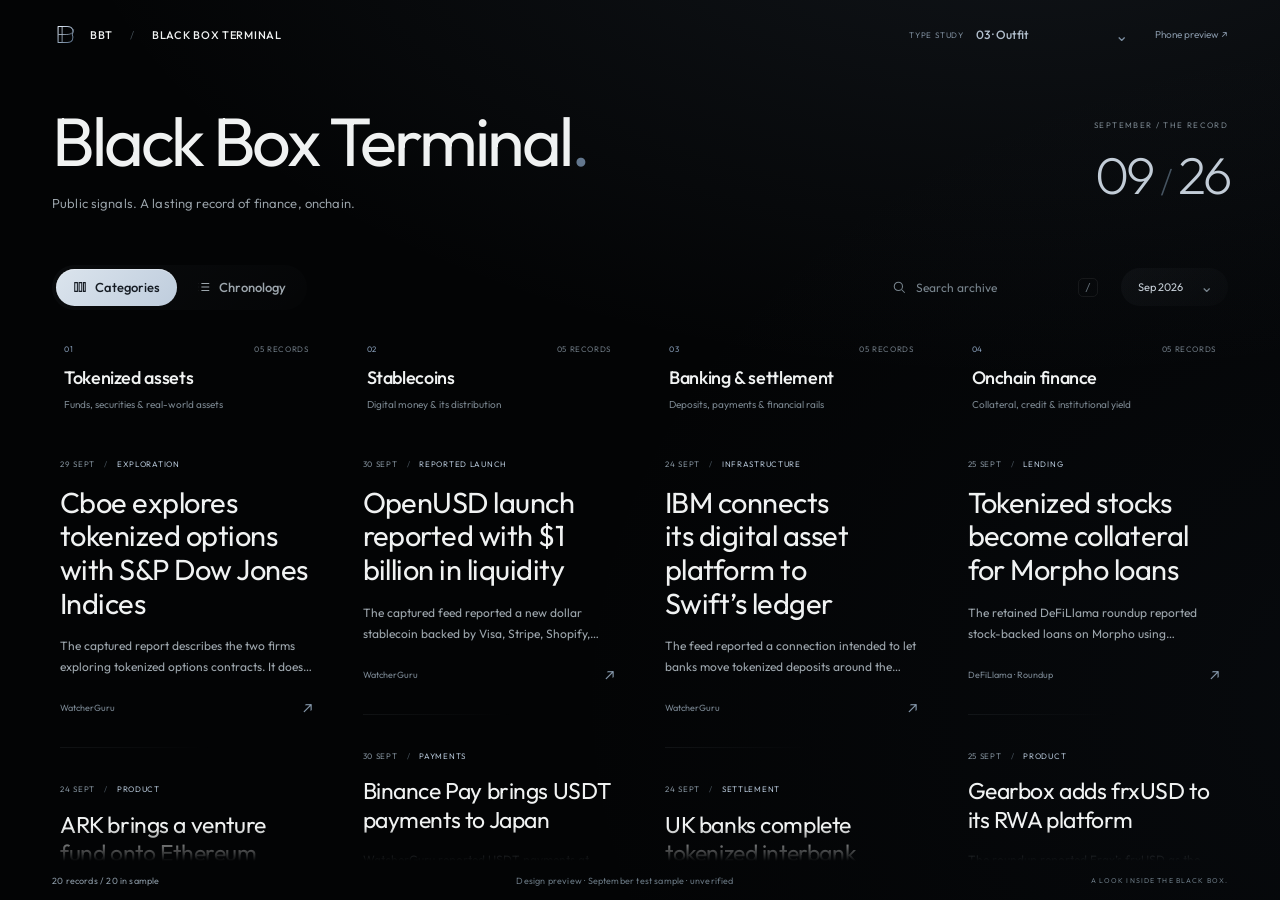
<file: design-prototype/index.html>
<!doctype html>
<html lang="en" data-typeface="outfit">
<head>
  <meta charset="UTF-8">
  <meta name="viewport" content="width=device-width, initial-scale=1">
  <meta name="color-scheme" content="dark">
  <meta name="description" content="Black Box Terminal — a design prototype of an archive for tokenization, stablecoins and onchain finance.">
  <title>Black Box Terminal — Inside the archive</title>
  <link rel="icon" href="mark.svg" type="image/svg+xml">
  <link rel="preload" href="fonts/Outfit-Variable.ttf" as="font" type="font/ttf" crossorigin>
  <link rel="stylesheet" href="styles.css?v=study03c">
  <script src="data.js" defer></script>
  <script src="scroll-controller.js?v=study03c" defer></script>
  <script src="app.js?v=study03c" defer></script>
</head>
<body>
  <a class="skip-link" href="#archive">Skip to news</a>
  <div class="terminal">
    <header class="masthead">
      <div class="topline">
        <a class="brand" href="index.html" aria-label="Black Box Terminal home"><img src="mark.svg" alt="" width="22" height="22"><span>BBT<span class="brand-full"><span class="brand-divider">/</span>BLACK BOX TERMINAL</span></span></a>
        <div class="study-tools">
          <label class="type-study"><span>TYPE STUDY</span><select id="typeface" aria-label="Typography option"><option value="manrope">01 · Manrope</option><option value="space">02 · Space Grotesk</option><option value="outfit">03 · Outfit</option></select><span class="type-chevron" aria-hidden="true">⌄</span></label>
          <a class="device-preview-link" href="device-preview.html?device=phone" target="_blank" rel="noopener">Phone preview ↗</a>
        </div>
      </div>
      <div class="identity">
        <div><h1>Black Box Terminal<span class="title-stop">.</span></h1><p>Public signals. A lasting record of finance, onchain.</p></div>
        <div class="edition" aria-label="September 2026 sample"><span>SEPTEMBER / THE RECORD</span><div>09<span>/</span>26</div></div>
      </div>
      <div class="toolbar">
        <div class="view-tabs" role="tablist" aria-label="Browse the archive">
          <button id="categories-tab" class="view-tab active" role="tab" aria-selected="true" aria-controls="archive" data-view="categories"><svg viewBox="0 0 16 16" aria-hidden="true"><path d="M2 3h3v10H2zM7 3h3v10H7zM12 3h2v10h-2z"/></svg>Categories</button>
          <button id="chronology-tab" class="view-tab" role="tab" aria-selected="false" aria-controls="archive" tabindex="-1" data-view="chronology"><svg viewBox="0 0 16 16" aria-hidden="true"><path d="M5 4h9M5 8h9M5 12h9M2 4h.1M2 8h.1M2 12h.1"/></svg>Chronology</button>
        </div>
        <div class="tools">
          <label class="search"><svg viewBox="0 0 20 20" aria-hidden="true"><circle cx="8.5" cy="8.5" r="5.5"/><path d="m13 13 4 4"/></svg><input id="search" type="search" placeholder="Search archive" aria-label="Search news, companies or topics" autocomplete="off"><kbd aria-hidden="true">/</kbd></label>
          <label class="period"><span class="sr-only">Date range</span><select id="period" aria-label="Date range"><option value="month">Sep 2026</option><option value="week">24–30 Sep</option><option value="early">1–15 Sep</option></select><span aria-hidden="true">⌄</span></label>
        </div>
      </div>
    </header>
    <nav class="mobile-categories" aria-label="Choose a category"></nav>
    <main id="archive" tabindex="-1" role="tabpanel" aria-labelledby="categories-tab"></main>
    <footer class="archive-footer"><span id="record-count" role="status" aria-live="polite"></span><span class="footer-note">Design preview · September test sample · unverified</span><span class="desktop-only">A LOOK INSIDE THE BLACK BOX.</span></footer>
  </div>
  <dialog id="reader" aria-labelledby="reader-title">
    <div class="reader-shell">
      <header class="reader-top"><span class="reader-brand">BBT <span>/</span> INSIDE THE RECORD</span><button id="close-reader" class="close-button" aria-label="Close article"><span class="desktop-only">CLOSE</span><svg viewBox="0 0 20 20" aria-hidden="true"><path d="m5 5 10 10M15 5 5 15"/></svg></button></header>
      <div id="reader-content" class="reader-content"></div>
      <footer class="reader-bottom"><button id="previous-record">← Previous</button><span id="reader-position"></span><button id="next-record">Next →</button></footer>
    </div>
  </dialog>
</body>
</html>
</file>
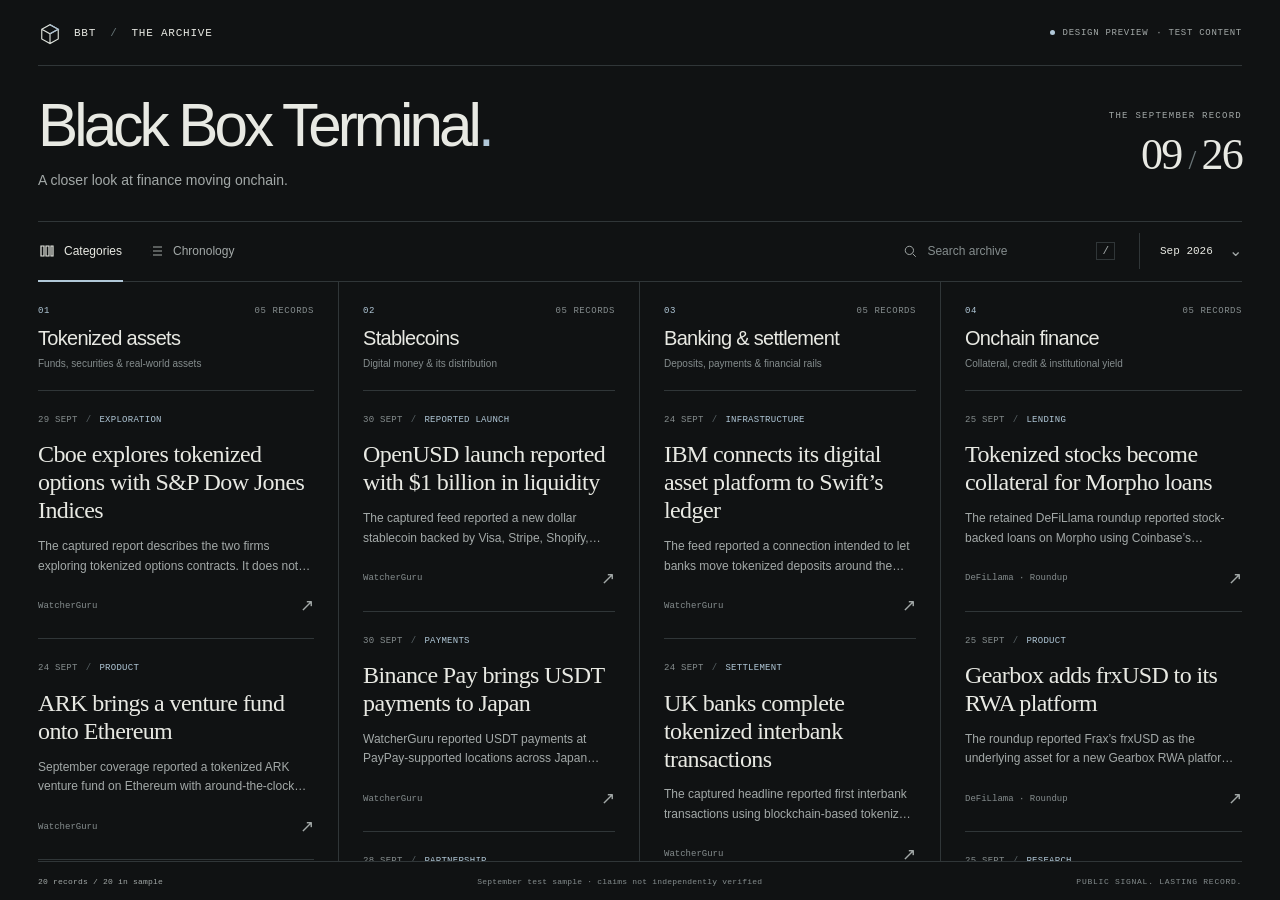
<file: design-prototype/v1/index.html>
<!doctype html>
<html lang="en">
<head>
  <meta charset="UTF-8">
  <meta name="viewport" content="width=device-width, initial-scale=1">
  <meta name="color-scheme" content="dark">
  <meta name="description" content="Black Box Terminal — a design prototype of an archive for tokenization, stablecoins and onchain finance.">
  <title>Black Box Terminal — Inside the archive</title>
  <link rel="icon" href="mark.svg" type="image/svg+xml">
  <link rel="stylesheet" href="styles.css">
  <script src="data.js" defer></script>
  <script src="app.js" defer></script>
</head>
<body>
  <a class="skip-link" href="#archive">Skip to news</a>
  <div class="terminal">
    <header class="masthead">
      <div class="topline">
        <a class="brand" href="index.html" aria-label="Black Box Terminal home"><img src="mark.svg" alt="" width="22" height="22"><span>BBT<span class="brand-divider">/</span>THE ARCHIVE</span></a>
        <span class="prototype-label"><span class="status-dot"></span>DESIGN PREVIEW<span class="desktop-only"> · TEST CONTENT</span></span>
      </div>
      <div class="identity">
        <div><h1>Black Box Terminal<span class="title-stop">.</span></h1><p>A closer look at finance moving onchain.</p></div>
        <div class="edition" aria-label="September 2026 sample"><span>THE SEPTEMBER RECORD</span><div>09<span>/</span>26</div></div>
      </div>
      <div class="toolbar">
        <div class="view-tabs" role="tablist" aria-label="Browse the archive">
          <button id="categories-tab" class="view-tab active" role="tab" aria-selected="true" aria-controls="archive" data-view="categories"><svg viewBox="0 0 16 16" aria-hidden="true"><path d="M2 3h3v10H2zM7 3h3v10H7zM12 3h2v10h-2z"/></svg>Categories</button>
          <button id="chronology-tab" class="view-tab" role="tab" aria-selected="false" aria-controls="archive" tabindex="-1" data-view="chronology"><svg viewBox="0 0 16 16" aria-hidden="true"><path d="M5 4h9M5 8h9M5 12h9M2 4h.1M2 8h.1M2 12h.1"/></svg>Chronology</button>
        </div>
        <div class="tools">
          <label class="search"><svg viewBox="0 0 20 20" aria-hidden="true"><circle cx="8.5" cy="8.5" r="5.5"/><path d="m13 13 4 4"/></svg><input id="search" type="search" placeholder="Search archive" aria-label="Search news, companies or topics" autocomplete="off"><kbd aria-hidden="true">/</kbd></label>
          <label class="period"><span class="sr-only">Date range</span><select id="period" aria-label="Date range"><option value="month">Sep 2026</option><option value="week">24–30 Sep</option><option value="early">1–15 Sep</option></select><span aria-hidden="true">⌄</span></label>
        </div>
      </div>
    </header>
    <nav class="mobile-categories" aria-label="Choose a category"></nav>
    <main id="archive" tabindex="-1" role="tabpanel" aria-labelledby="categories-tab"></main>
    <footer class="archive-footer"><span id="record-count" role="status" aria-live="polite"></span><span class="footer-note">September test sample · claims not independently verified</span><span class="desktop-only">PUBLIC SIGNAL. LASTING RECORD.</span></footer>
  </div>
  <dialog id="reader" aria-labelledby="reader-title">
    <div class="reader-shell">
      <header class="reader-top"><span class="reader-brand">BBT <span>/</span> INSIDE THE RECORD</span><button id="close-reader" class="close-button" aria-label="Close article"><span class="desktop-only">CLOSE</span><svg viewBox="0 0 20 20" aria-hidden="true"><path d="m5 5 10 10M15 5 5 15"/></svg></button></header>
      <div id="reader-content" class="reader-content"></div>
      <footer class="reader-bottom"><button id="previous-record">← Previous</button><span id="reader-position"></span><button id="next-record">Next →</button></footer>
    </div>
  </dialog>
</body>
</html>
</file>
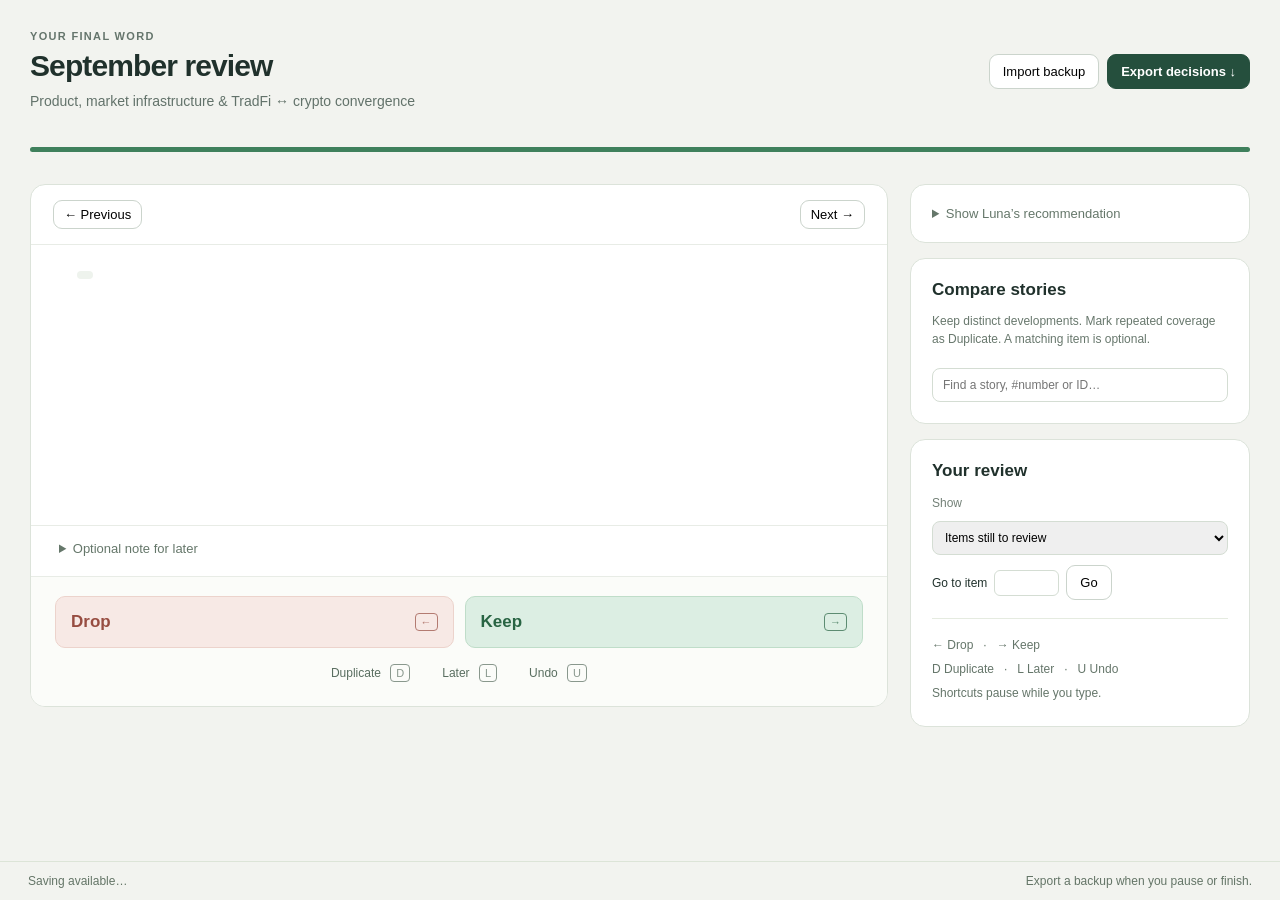
<file: manual_review.html>
<!doctype html>
<html lang="en">
<head>
<meta charset="utf-8">
<meta name="viewport" content="width=device-width, initial-scale=1">
<meta name="referrer" content="no-referrer">
<title>September · Your news review</title>
<style>
:root{font-family:Inter,-apple-system,BlinkMacSystemFont,"Segoe UI",sans-serif;color:#20312c;background:#f2f3ef;font-synthesis:none}
*{box-sizing:border-box}body{margin:0}button,input,select,textarea{font:inherit}button,a,input,select,textarea{outline-offset:4px}button{cursor:pointer}button:disabled{opacity:.4;cursor:default}button:focus-visible,a:focus-visible,input:focus-visible,select:focus-visible,textarea:focus-visible{outline:3px solid #51896e}
.shell{max-width:1320px;margin:auto;padding:30px 30px 110px}.top{display:flex;align-items:center;justify-content:space-between;gap:20px}.eyebrow{font-size:11px;letter-spacing:.12em;text-transform:uppercase;color:#65756c;font-weight:700}h1{font-size:30px;letter-spacing:-.03em;margin:7px 0 8px}h2{font-size:17px;margin:0 0 12px}p{line-height:1.5}.subtitle{font-size:14px;color:#62726a;margin:0}.top-actions{display:flex;gap:8px;align-items:center}.small-btn{border:1px solid #cbd4cc;background:#fff;border-radius:9px;padding:9px 13px;font-size:13px;white-space:nowrap}.export{background:#254f3d;color:white;border-color:#254f3d;font-weight:600}
.progress{margin:25px 0 20px}.progress-line{display:flex;justify-content:space-between;align-items:center;gap:15px;font-size:13px;color:#52655b}.progress-line strong{color:#20382c}.track{height:5px;background:#dce2db;border-radius:5px;margin:10px 0 12px;overflow:hidden}.fill{height:100%;background:#3f805c;transition:width .15s}.counts{display:flex;gap:18px;flex-wrap:wrap;font-size:12px;color:#617068}.counts b{color:#304d3b}
.layout{display:grid;grid-template-columns:minmax(0,1fr) 340px;gap:22px;align-items:start}.card,.aside{background:#fff;border:1px solid #dce3da;border-radius:15px}.card{overflow:hidden}.navigation{display:flex;justify-content:space-between;align-items:center;padding:15px 22px;border-bottom:1px solid #e8ece6;gap:10px}.navigation .small-btn{padding:6px 10px}.position{font-size:12px;color:#68776e}.story{padding:26px 28px 28px;min-height:280px}.story-meta{display:flex;gap:9px;align-items:center;flex-wrap:wrap;font-size:12px;color:#69776f}.source{font-weight:700;color:#365647}.badge{background:#eef3ed;color:#48634f;padding:4px 8px;border-radius:5px;font-size:11px}.badge.keep{background:#e2f2e8;color:#256541}.badge.drop{background:#faeae8;color:#943f36}.badge.duplicate{background:#eeebf7;color:#6a568e}.context{font-size:12px;color:#708074;margin-top:18px}.story-text{font-size:19px;line-height:1.65;white-space:pre-wrap;overflow-wrap:anywhere;margin:21px 0}.links{display:flex;gap:14px;flex-wrap:wrap;margin:18px 0 0;font-size:13px}a{color:#2c6650;text-decoration:underline;text-underline-offset:3px}.media-notice{background:#fbf4df;color:#776330;border-radius:9px;padding:16px;line-height:1.6;font-size:15px}.note-area{border-top:1px solid #e8ece6;padding:15px 28px 20px}details summary{cursor:pointer;font-size:13px;color:#65776a}textarea{resize:vertical;width:100%;min-height:78px;margin-top:12px;border:1px solid #d4ddd3;border-radius:8px;padding:10px;font-size:13px;line-height:1.5}.decision-actions{display:grid;grid-template-columns:1fr 1fr;gap:11px;padding:19px 24px;background:#fbfcf9;border-top:1px solid #e8ece6}.decision{font-size:17px;font-weight:650;border:1px solid transparent;border-radius:10px;padding:15px;display:flex;justify-content:space-between;align-items:center}.drop-action{background:#f7e9e5;color:#974d41;border-color:#ecd3cc}.keep-action{background:#dceee3;color:#286443;border-color:#bfddc9}.secondary{grid-column:span 2;display:flex;justify-content:center;gap:22px}.text-btn{border:0;background:none;font-size:12px;color:#596e60;padding:5px}.key{display:inline-block;font-size:11px;font-weight:500;border:1px solid currentColor;border-radius:4px;padding:2px 5px;opacity:.7;margin-left:6px}
.aside{padding:21px}.aside+.aside{margin-top:15px}.aside p{font-size:12px;color:#68786d}.audit-body{padding-top:15px;font-size:13px}.audit-body p{font-size:13px;margin:9px 0}.muted{color:#738077;font-size:12px}.related{border:1px solid #e2e7de;border-radius:9px;padding:12px;margin:10px 0}.related-meta{font-size:11px;color:#748275}.related pre{font:13px/1.55 inherit;white-space:pre-wrap;overflow-wrap:anywhere;max-height:230px;overflow:auto;margin:10px 0}.related-links{display:flex;gap:10px;align-items:center;justify-content:space-between;font-size:11px}.related button{border:1px solid #c8d6ca;background:#f3f7ef;border-radius:6px;padding:5px 8px;font-size:11px;color:#426044}.compare-search{width:100%;padding:9px 10px;border:1px solid #d4ddd3;border-radius:8px;font-size:12px;margin-top:8px}.search-result{display:block;text-align:left;width:100%;border:0;border-bottom:1px solid #e8eee4;background:#fff;padding:9px 3px;font-size:12px;line-height:1.4;color:#385043}.match{font-size:12px;background:#edf4e8;border-radius:7px;padding:9px;margin:10px 0;color:#496039}.match button{float:right;border:0;background:transparent;color:#496039}.filter{width:100%;border:1px solid #d4ddd3;border-radius:8px;padding:8px;font-size:12px;margin:10px 0}.jump{display:flex;align-items:center;gap:7px;font-size:12px}.jump input{width:65px;border:1px solid #d4ddd3;border-radius:6px;padding:5px}.shortcuts{border-top:1px solid #e5ebe0;margin-top:18px;padding-top:14px;line-height:2;font-size:12px;color:#65766a}
.status-bar{position:fixed;bottom:0;left:0;right:0;background:rgba(242,243,239,.97);border-top:1px solid #dce4d7;padding:12px 28px;z-index:3;display:flex;justify-content:space-between;align-items:center;gap:20px;font-size:12px;color:#647567}.save-error{color:#a04430}.toast{position:fixed;bottom:55px;left:50%;transform:translateX(-50%);background:#294f3d;color:#fff;border-radius:9px;padding:12px 18px;font-size:13px;z-index:5;max-width:90vw;box-shadow:0 5px 20px #16322120}.warning{background:#fff3d8;color:#6e541d;border:1px solid #e9d69c;border-radius:9px;margin:20px 0;padding:13px 16px;font-size:13px;line-height:1.5}.empty{padding:45px 30px;text-align:center}.empty h2{font-size:23px}.empty p{color:#68796d}.empty button{margin:10px}.visually-hidden{position:absolute;width:1px;height:1px;overflow:hidden;clip:rect(0,0,0,0)}[hidden]{display:none!important}
@media(max-width:950px){.layout{grid-template-columns:minmax(0,1fr) 285px}.shell{padding:23px 20px 100px}.story{padding:22px}.story-text{font-size:17px}.aside{padding:17px}}@media(max-width:740px){.layout{grid-template-columns:1fr}.top{align-items:flex-start;flex-direction:column}.shell{padding:20px 14px 100px}.story{padding:20px}.story-text{font-size:17px}.status-bar{padding:11px 15px;font-size:11px}.counts{gap:12px}.secondary{gap:12px}.top-actions{flex-wrap:wrap}.decision-actions{padding:15px}.note-area{padding:15px 20px}.navigation{padding:13px 17px}}
</style>
</head>
<body>
<div class="shell">
  <header class="top">
    <div><div class="eyebrow">Your final word</div><h1 id="title">September review</h1><p class="subtitle">Product, market infrastructure &amp; TradFi ↔ crypto convergence</p></div>
    <div class="top-actions"><button id="import" class="small-btn">Import backup</button><button id="export" class="small-btn export">Export decisions ↓</button><input id="import-file" type="file" accept=".json,application/json" hidden></div>
  </header>
  <section class="progress" aria-label="Review progress">
    <div class="progress-line"><strong id="progress-label"></strong><span id="remaining"></span></div><div class="track"><div id="progress-fill" class="fill"></div></div><div id="counts" class="counts"></div>
  </section>
  <div id="storage-warning" class="warning" hidden></div>
  <div id="restore-warning" class="warning" hidden></div>
  <div id="dataset-notice" class="warning" hidden></div>
  <div class="layout">
    <main class="card">
      <div class="navigation"><button id="previous" class="small-btn" aria-label="Previous item">← Previous</button><span id="position" class="position"></span><button id="next" class="small-btn" aria-label="Next item">Next →</button></div>
      <div id="review-card">
        <article class="story"><div class="story-meta"><span id="source" class="source"></span><span id="date"></span><span id="manual-status" class="badge"></span></div><div id="context" class="context"></div><div id="review-warning" class="warning" hidden></div><div id="text" class="story-text"></div><div id="media-notice" class="media-notice" hidden>No text was captured for this post. Open the original Telegram post to inspect its image or video, then decide. Use Later if you cannot review it now.</div><div id="links" class="links"></div></article>
        <div class="note-area"><details id="note-details"><summary>Optional note for later</summary><textarea id="note" maxlength="3000" placeholder="No explanation required. Add one only if useful." aria-label="Optional note"></textarea></details></div>
        <div class="decision-actions"><button id="drop" class="decision drop-action"><span>Drop</span><span class="key">←</span></button><button id="keep" class="decision keep-action"><span>Keep</span><span class="key">→</span></button><div class="secondary"><button id="duplicate" class="text-btn">Duplicate <span class="key">D</span></button><button id="later" class="text-btn">Later <span class="key">L</span></button><button id="undo" class="text-btn">Undo <span class="key">U</span></button></div></div>
      </div>
      <div id="empty" class="empty" hidden><h2>Review complete</h2><p>All items have your final decision. Export them when ready.</p><button id="finish-export" class="small-btn export">Export final decisions ↓</button><button id="empty-undo" class="small-btn">Undo last choice</button><button id="review-all" class="small-btn">Review my choices</button></div>
    </main>
    <div id="sidebar">
      <section class="aside"><details id="audit-details"><summary>Show Luna’s recommendation</summary><div id="audit" class="audit-body"></div></details></section>
      <section class="aside"><h2>Compare stories</h2><p>Keep distinct developments. Mark repeated coverage as Duplicate. A matching item is optional.</p><div id="duplicate-match" class="match" hidden></div><div id="related"></div><input id="compare-search" class="compare-search" type="search" placeholder="Find a story, #number or ID…" aria-label="Find a story to compare"><div id="search-results"></div><div id="comparison"></div></section>
      <section class="aside"><h2>Your review</h2><label for="scope" class="muted">Show</label><select id="scope" class="filter"><option value="pending">Items still to review</option><option value="all">All items</option><option value="decided">My completed decisions</option><option value="later">Items marked Later</option></select><label class="jump">Go to item <input id="jump-number" type="number" min="1" aria-label="Go to item number"><button id="jump" class="small-btn">Go</button></label><div class="shortcuts">← Drop &nbsp; · &nbsp; → Keep<br>D Duplicate &nbsp; · &nbsp; L Later &nbsp; · &nbsp; U Undo<br>Shortcuts pause while you type.</div></section>
    </div>
  </div>
</div>
<footer class="status-bar"><span id="save-status" role="status">Saving available…</span><span>Export a backup when you pause or finish.</span></footer>
<div id="toast" class="toast" role="status" aria-live="polite" hidden></div>
<script id="review-data" type="application/json">__REVIEW_DATA__</script>
<script>
'use strict';
const DATA=JSON.parse(document.getElementById('review-data').textContent);
const ITEMS=DATA.items, BY_ID=new Map(ITEMS.map((item,index)=>[item.id,{...item,number:index+1}]));
const STORAGE_KEY='crypto-news-watcher:manual-review:'+DATA.dataset_sha256;
const FINAL=new Set(['keep','drop','duplicate']), VALID=new Set([...FINAL,'later']);
const $=id=>document.getElementById(id);
const now=()=>new Date().toISOString();
function fresh(){return {version:1,dataset_sha256:DATA.dataset_sha256,decisions:{},drafts:{},history:[],cursor:ITEMS[0].id,updated_at:now()};}
let state=DATA.initial_state?validateState(DATA.initial_state):fresh(),scope='pending',storageAvailable=true,toastTimer;
function safeDraft(value,id){
  if(!value||typeof value.note!=='string'||value.note.length>3000||value.duplicate_of!=null&&(!BY_ID.has(value.duplicate_of)||value.duplicate_of===id))throw Error('Invalid saved note.');
  return {note:value.note,duplicate_of:value.duplicate_of||null};
}
function safeEntry(entry,id){
  if(!entry||!VALID.has(entry.decision)||typeof entry.note!=='string'||entry.note.length>3000)throw Error('Invalid saved decision.');
  if(entry.duplicate_of!=null&&(!BY_ID.has(entry.duplicate_of)||entry.duplicate_of===id))throw Error('Invalid duplicate reference.');
  return {decision:entry.decision,note:entry.note,duplicate_of:entry.decision==='duplicate'?(entry.duplicate_of||null):null,decided_at:typeof entry.decided_at==='string'?entry.decided_at:now()};
}
function validateState(value){
  if(!value||value.version!==1||value.dataset_sha256!==DATA.dataset_sha256||!value.decisions||!value.drafts||!Array.isArray(value.history))throw Error('Saved progress does not match this report.');
  const clean=fresh();
  for(const [id,entry] of Object.entries(value.decisions)){if(!BY_ID.has(id))throw Error('Unknown saved item.');clean.decisions[id]=safeEntry(entry,id);}
  for(const [id,draft] of Object.entries(value.drafts)){
    if(!BY_ID.has(id))throw Error('Unknown saved item.');
    clean.drafts[id]=safeDraft(draft,id);
  }
  for(const action of value.history.slice(-1200)){
    if(!action||!BY_ID.has(action.id))throw Error('Invalid saved undo history.');
    clean.history.push({id:action.id,previous:action.previous? safeEntry(action.previous,action.id):null,previous_draft:action.previous_draft?safeDraft(action.previous_draft,action.id):null});
  }
  clean.cursor=BY_ID.has(value.cursor)?value.cursor:ITEMS[0].id;
  return clean;
}
try{const raw=localStorage.getItem(STORAGE_KEY);if(raw){try{state=validateState(JSON.parse(raw));}catch(error){$('restore-warning').textContent='Saved progress could not be restored. It has not been overwritten. Import an exported backup to recover it.';$('restore-warning').hidden=false;storageAvailable=false;}}}catch(error){storageAvailable=false;}
function notice(text){clearTimeout(toastTimer);$('toast').textContent=text;$('toast').hidden=false;toastTimer=setTimeout(()=>$('toast').hidden=true,3200);}
function save(){
  state.updated_at=now();
  try{if(!storageAvailable)throw Error();localStorage.setItem(STORAGE_KEY,JSON.stringify(state));$('save-status').textContent='Saved in this browser · '+new Date().toLocaleTimeString([],{hour:'2-digit',minute:'2-digit'});$('save-status').classList.remove('save-error');$('storage-warning').hidden=true;return true;}
  catch(error){storageAvailable=false;$('save-status').textContent='Auto-save unavailable · Export your progress';$('save-status').classList.add('save-error');$('storage-warning').textContent='This browser cannot save progress automatically. Open the page in your normal browser (Chrome recommended), or export decisions before closing. Your choices still work in this session.';$('storage-warning').hidden=false;return false;}
}
function isFinal(id){return FINAL.has(state.decisions[id]?.decision);}
function counts(){const result={keep:0,drop:0,duplicate:0,later:0};for(const entry of Object.values(state.decisions))result[entry.decision]++;return {...result,reviewed:result.keep+result.drop+result.duplicate};}
function queue(){
  let items=ITEMS;
  if(scope==='pending')items=ITEMS.filter(i=>!isFinal(i.id));
  if(scope==='decided')items=ITEMS.filter(i=>isFinal(i.id));
  if(scope==='later')items=ITEMS.filter(i=>state.decisions[i.id]?.decision==='later');
  if(scope==='pending')items=items.slice().sort((a,b)=>{const x=state.decisions[a.id],y=state.decisions[b.id];return Number(x?.decision==='later')-Number(y?.decision==='later')||(x?.decision==='later'&&y?.decision==='later'?x.decided_at.localeCompare(y.decided_at):0);});
  return items;
}
function active(){const items=queue();if(!items.some(i=>i.id===state.cursor))state.cursor=items[0]?.id||null;return BY_ID.get(state.cursor)||null;}
function draft(item){return state.drafts[item.id]||{note:state.decisions[item.id]?.note||'',duplicate_of:state.decisions[item.id]?.duplicate_of||null};}
function rememberDraft(){const item=BY_ID.get(state.cursor);if(!item)return;state.drafts[item.id]={...draft(item),note:$('note').value};save();}
function link(url,text){const a=document.createElement('a');try{const parsed=new URL(url);if(!['https:','http:'].includes(parsed.protocol))return null;a.href=parsed.href;}catch(error){return null;}a.textContent=text;a.target='_blank';a.rel='noopener noreferrer';return a;}
function textElement(tag,text,className){const el=document.createElement(tag);el.textContent=text;if(className)el.className=className;return el;}
function updateMatch(){
  const item=BY_ID.get(state.cursor),target=item&&draft(item).duplicate_of;
  $('duplicate-match').replaceChildren();$('duplicate-match').hidden=!target;
  if(target){$('duplicate-match').append(textElement('span','Duplicate match: #'+BY_ID.get(target).number));const clear=document.createElement('button');clear.textContent='Clear';clear.onclick=()=>{state.drafts[item.id]={...draft(item),duplicate_of:null};save();updateMatch();};$('duplicate-match').append(clear);}
}
function setMatch(id){const item=BY_ID.get(state.cursor);if(!item||id===item.id)return;state.drafts[item.id]={...draft(item),duplicate_of:id};save();updateMatch();notice('Match selected. Press D to mark this item as a duplicate.');}
function relatedCard(id){
  const item=BY_ID.get(id),box=document.createElement('div');box.className='related';
  box.append(textElement('div','#'+item.number+' · '+item.source+' · '+(state.decisions[id]?.decision||'Not reviewed'),'related-meta'));
  box.append(textElement('pre',item.text||'[Media-only post — open original]'));
  const actions=document.createElement('div');actions.className='related-links';const sourceLink=link(item.source_url,'Original post ↗');if(sourceLink)actions.append(sourceLink);
  const match=document.createElement('button');match.textContent='Use as match';match.onclick=()=>setMatch(id);actions.append(match);box.append(actions);return box;
}
function render(){
  const c=counts(),item=active(),items=queue();
  $('dataset-notice').textContent=DATA.notice||'';$('dataset-notice').hidden=!DATA.notice;
  $('title').textContent=DATA.title+' review';document.title=DATA.title+' · Your news review';
  $('progress-label').textContent=c.reviewed+' of '+ITEMS.length+' reviewed';$('remaining').textContent=(ITEMS.length-c.reviewed)+' remaining';$('progress-fill').style.width=(100*c.reviewed/ITEMS.length)+'%';
  $('counts').replaceChildren(...['keep','drop','duplicate','later'].map(status=>{const span=document.createElement('span');span.append(textElement('b',String(c[status])),document.createTextNode(' '+status));return span;}));
  $('undo').disabled=!state.history.length;$('empty-undo').disabled=!state.history.length;$('scope').value=scope;$('jump-number').max=ITEMS.length;
  $('empty').hidden=!!item;$('review-card').hidden=!item;$('sidebar').hidden=!item;
  $('previous').disabled=!item||items.findIndex(i=>i.id===item.id)<=0;$('next').disabled=!item||items.findIndex(i=>i.id===item.id)>=items.length-1;
  if(!item){const complete=c.reviewed===ITEMS.length;$('position').textContent=complete?'All '+ITEMS.length+' items reviewed':'No items in this view';$('empty').querySelector('h2').textContent=complete?'Review complete':'Nothing in this view';$('empty').querySelector('p').textContent=complete?'All items have your final decision. Export them when ready.':'Switch to all items to continue.';return;}
  $('position').textContent='Item '+item.number+' of '+ITEMS.length;$('jump-number').value=item.number;
  $('source').textContent=item.source;$('date').textContent=new Intl.DateTimeFormat('en-GB',{dateStyle:'medium',timeStyle:'short',timeZone:'UTC'}).format(new Date(item.date));
  const decision=state.decisions[item.id]?.decision;$('manual-status').textContent=decision?'Your choice: '+decision:'Not reviewed';$('manual-status').className='badge '+(decision||'');
  $('context').textContent=item.context||'';$('context').hidden=!item.context;$('text').textContent=item.text;$('text').hidden=!item.text.trim();$('media-notice').hidden=!!item.text.trim();
  $('review-warning').textContent=item.review_warning||'';$('review-warning').hidden=!item.review_warning||isFinal(item.id);
  $('links').replaceChildren();const sourceLink=link(item.source_url,'Open original Telegram post ↗');if(sourceLink)$('links').append(sourceLink);[...new Set(item.links||[])].forEach((url,index)=>{const a=link(url,'Source link '+(index+1)+' ↗');if(a)$('links').append(a);});
  $('note').value=draft(item).note;$('note-details').open=false;$('audit-details').open=false;
  $('audit').replaceChildren(textElement('p','Original rules: '+item.original_status),textElement('p','Luna: '+item.recommended_status));
  if(item.reason)$('audit').append(textElement('p',item.reason));if(item.confidence)$('audit').append(textElement('p','Confidence: '+item.confidence));
  $('related').replaceChildren();const group=DATA.duplicate_groups.find(g=>g.member_ids.includes(item.id));
  if(group){$('related').append(textElement('p',group.kind==='ambiguous'?'Possible overlap — check for a distinct update.':'Luna identified possible repeated coverage.','muted'));group.member_ids.filter(id=>id!==item.id).forEach(id=>{if(BY_ID.has(id))$('related').append(relatedCard(id));});}
  else $('related').append(textElement('p','No duplicate group suggested for this item.','muted'));
  $('compare-search').value='';$('search-results').replaceChildren();$('comparison').replaceChildren();updateMatch();
}
function decide(decision){
  const item=active();if(!item)return;
  const previous=state.decisions[item.id]?{...state.decisions[item.id]}:null,previousDraft=state.drafts[item.id]?{...state.drafts[item.id]}:null;
  const value={...draft(item),note:$('note').value,decision,decided_at:now()};if(decision!=='duplicate')value.duplicate_of=null;
  state.history.push({id:item.id,previous,previous_draft:previousDraft});state.history=state.history.slice(-1200);state.decisions[item.id]=value;state.drafts[item.id]={note:value.note,duplicate_of:value.duplicate_of};
  if(scope==='pending'||scope==='later')state.cursor=null;
  else{const items=queue(),position=items.findIndex(i=>i.id===item.id);state.cursor=items[position+1]?.id||item.id;}
  render();save();window.scrollTo({top:0,behavior:'auto'});notice('#'+item.number+' marked '+decision+(decision==='duplicate'&&!value.duplicate_of?' · match can be clarified later':''));
}
function undo(){const action=state.history.pop();if(!action)return;action.previous?state.decisions[action.id]=action.previous:delete state.decisions[action.id];action.previous_draft?state.drafts[action.id]=action.previous_draft:delete state.drafts[action.id];state.cursor=action.id;if(scope!=='all'&&!queue().some(i=>i.id===action.id))scope='all';render();save();window.scrollTo({top:0,behavior:'auto'});notice('Last choice undone.');}
function navigate(step){const items=queue(),index=items.findIndex(i=>i.id===state.cursor),next=items[index+step];if(!next)return;rememberDraft();state.cursor=next.id;render();save();window.scrollTo({top:0,behavior:'auto'});}
function exportReview(){
  if(BY_ID.has(state.cursor))rememberDraft();const c=counts();
  const result={schema_version:1,dataset_id:DATA.dataset_id,dataset_sha256:DATA.dataset_sha256,title:DATA.title,exported_at:now(),cursor_id:state.cursor,complete:c.reviewed===ITEMS.length,reviewed_count:c.reviewed,remaining_count:ITEMS.length-c.reviewed,counts:c,
    items:ITEMS.map(item=>{const entry=state.decisions[item.id],value=draft(item);return {id:item.id,final_decision:FINAL.has(entry?.decision)?entry.decision:null,review_status:FINAL.has(entry?.decision)?'decided':entry?.decision==='later'?'later':'unreviewed',note:value.note,duplicate_of:entry?.decision==='duplicate'?value.duplicate_of:null,decided_at:entry?.decided_at||null,source:item.source,date:item.date,text:item.text,context:item.context,source_url:item.source_url,links:item.links,luna_recommendation:item.recommended_status,original_decision:item.original_status};})};
  const url=URL.createObjectURL(new Blob([JSON.stringify(result,null,2)+'\n'],{type:'application/json'}));const a=document.createElement('a');a.href=url;a.download='human-review-'+DATA.title.toLowerCase().replace(/\s+/g,'-')+'-'+now().slice(0,10)+'.json';document.body.append(a);a.click();a.remove();setTimeout(()=>URL.revokeObjectURL(url),30000);notice(c.reviewed===ITEMS.length?'Final decisions exported.':'Progress backup exported. You can import it to resume.');
}
async function importReview(file){
  try{
    const value=JSON.parse(await file.text());
    if(value.schema_version!==1||value.dataset_sha256!==DATA.dataset_sha256||!Array.isArray(value.items)||value.items.length!==ITEMS.length)throw Error('This backup belongs to a different report or is incomplete.');
    const next=fresh(),seen=new Set();
    for(const row of value.items){
      if(!BY_ID.has(row.id)||seen.has(row.id)||!['decided','later','unreviewed'].includes(row.review_status))throw Error('Invalid item IDs or review status.');seen.add(row.id);
      if(typeof row.note!=='string'||row.note.length>3000)throw Error('Invalid note.');
      if(row.review_status!=='decided'&&row.final_decision!==null)throw Error('A pending item cannot have a final decision.');
      if(row.review_status==='decided'){if(!FINAL.has(row.final_decision))throw Error('Invalid final decision.');next.decisions[row.id]=safeEntry({decision:row.final_decision,note:row.note,duplicate_of:row.duplicate_of,decided_at:row.decided_at},row.id);}
      else if(row.review_status==='later')next.decisions[row.id]=safeEntry({decision:'later',note:row.note,duplicate_of:null,decided_at:row.decided_at},row.id);
      else if(row.final_decision!==null)throw Error('An unreviewed item cannot have a final decision.');
      next.drafts[row.id]={note:row.note,duplicate_of:next.decisions[row.id]?.duplicate_of||null};
    }
    if(counts().reviewed>0&&!confirm('Replace current progress with this backup? Export current choices first if you want to keep both.'))return;
    next.cursor=BY_ID.has(value.cursor_id)?value.cursor_id:ITEMS.find(i=>!FINAL.has(next.decisions[i.id]?.decision))?.id||ITEMS[0].id;
    state=next;scope='pending';storageAvailable=true;$('restore-warning').hidden=true;render();save();notice('Backup imported. Continue where you left off.');
  }catch(error){notice('Import failed: '+error.message);}finally{$('import-file').value='';}
}
['keep','drop','duplicate','later'].forEach(action=>$(action).onclick=()=>decide(action));$('undo').onclick=undo;$('empty-undo').onclick=undo;$('previous').onclick=()=>navigate(-1);$('next').onclick=()=>navigate(1);
$('note').oninput=rememberDraft;$('export').onclick=exportReview;$('finish-export').onclick=exportReview;$('import').onclick=()=>$('import-file').click();$('import-file').onchange=e=>{if(e.target.files[0])importReview(e.target.files[0]);};
$('scope').onchange=e=>{rememberDraft();scope=e.target.value;render();save();};$('review-all').onclick=()=>{scope='all';render();save();};
$('jump').onclick=()=>{const number=Number($('jump-number').value);if(!Number.isInteger(number)||number<1||number>ITEMS.length){notice('Enter an item number from 1 to '+ITEMS.length+'.');return;}rememberDraft();scope='all';state.cursor=ITEMS[number-1].id;render();save();};
$('compare-search').oninput=e=>{const query=e.target.value.trim().toLowerCase();$('search-results').replaceChildren();$('comparison').replaceChildren();if(!query)return;const number=query.match(/^#?(\d+)$/);const matches=ITEMS.filter((item,index)=>item.id!==state.cursor&&(number?index+1===Number(number[1]):item.id.includes(query)||item.text.toLowerCase().includes(query))).slice(0,5);for(const match of matches){const button=textElement('button','#'+BY_ID.get(match.id).number+' · '+(match.text||'Media-only post').replace(/\s+/g,' ').slice(0,110),'search-result');button.onclick=()=>{$('comparison').replaceChildren(relatedCard(match.id));$('search-results').replaceChildren();};$('search-results').append(button);}if(!matches.length)$('search-results').append(textElement('p','No matching story.','muted'));};
document.addEventListener('keydown',event=>{if(event.defaultPrevented||event.repeat||event.ctrlKey||event.metaKey||event.altKey||event.shiftKey||!window.getSelection().isCollapsed||event.target.closest?.('input,textarea,select,[contenteditable="true"]'))return;const action={ArrowLeft:'drop',ArrowRight:'keep',d:'duplicate',l:'later',u:'undo'}[event.key.length===1?event.key.toLowerCase():event.key];if(!action)return;event.preventDefault();action==='undo'?undo():decide(action);});
window.addEventListener('storage',event=>{if(event.key===STORAGE_KEY&&event.newValue){try{state=validateState(JSON.parse(event.newValue));render();notice('Progress updated from your other tab.');}catch(error){notice('Other-tab progress could not be read. Export your current choices.');}}});
render();if($('restore-warning').hidden)save();else{$('save-status').textContent='Auto-save paused · Import a backup or export this session';$('save-status').classList.add('save-error');}
</script>
</body>
</html>
</file>
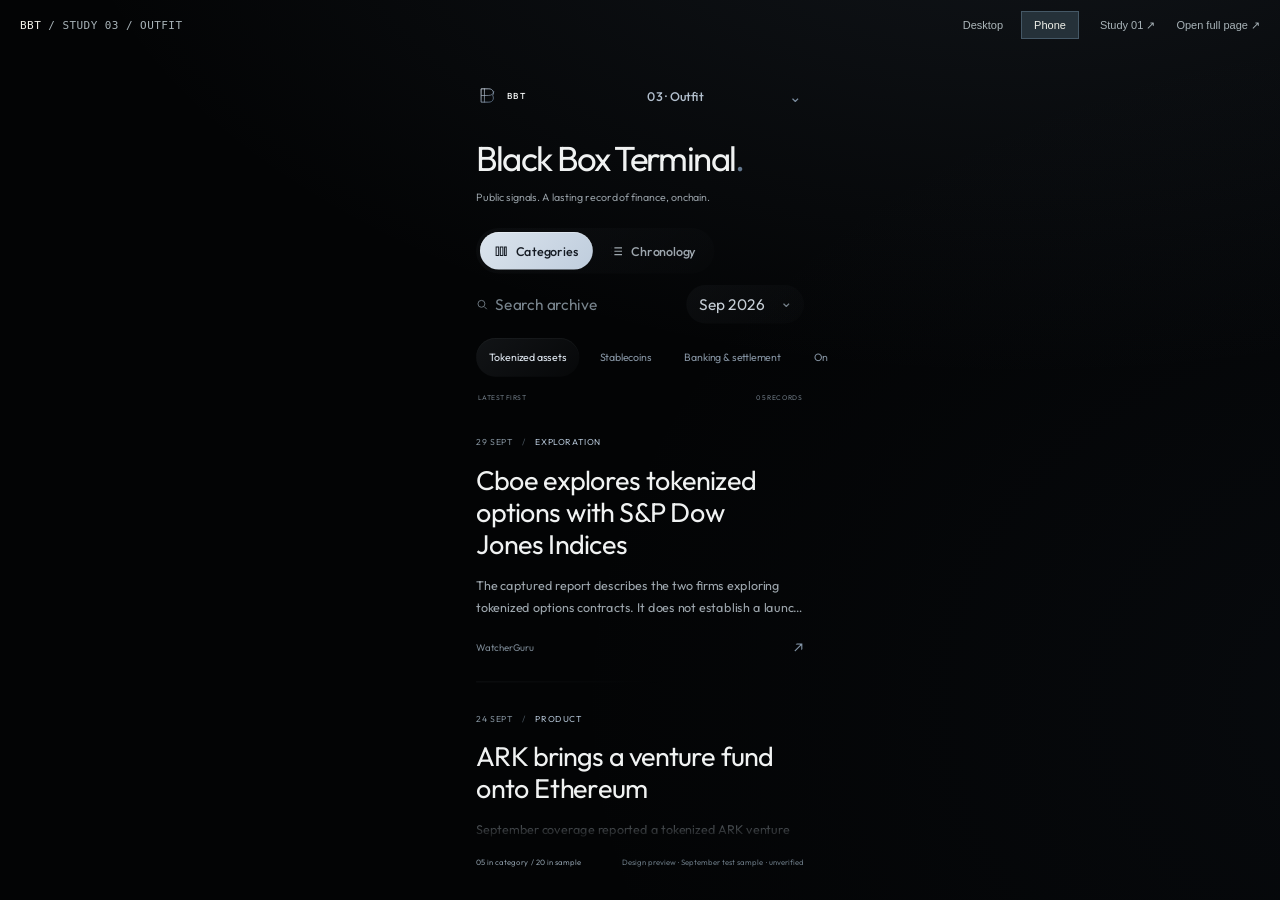
<file: design-prototype/device-preview.html>
<!doctype html><html><head><meta charset="utf-8"><title>BBT device preview</title></head><body><a href="preview.html?device=phone">Open phone preview</a><script>location.replace('preview.html'+(location.search||'?device=phone')+location.hash);</script></body></html>
</file>
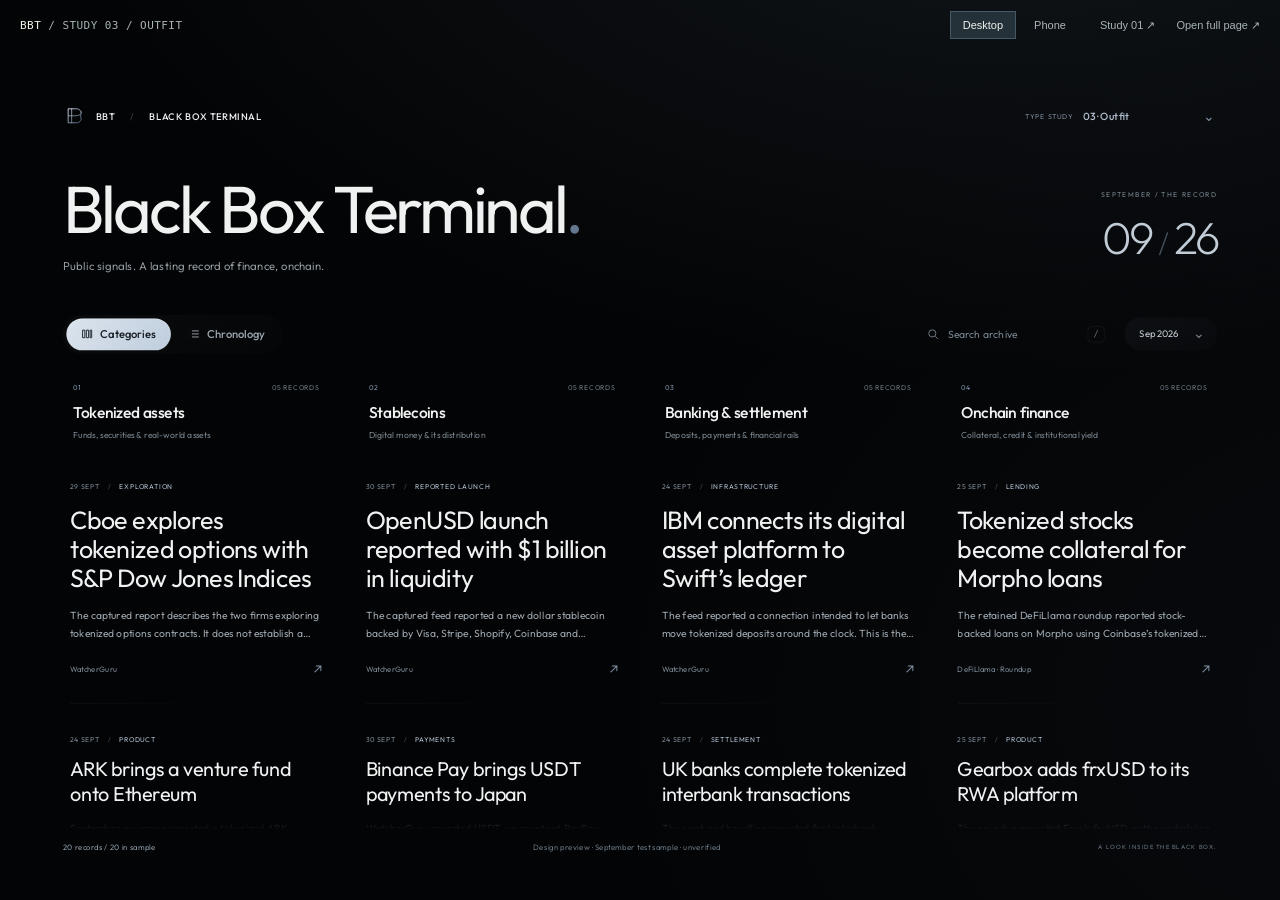
<file: design-prototype/preview.html>
<!doctype html>
<html lang="en"><head><meta charset="utf-8"><meta name="viewport" content="width=device-width,initial-scale=1"><meta name="color-scheme" content="dark"><title>Black Box Terminal — Design review</title><link rel="icon" href="mark.svg"><style>
*{box-sizing:border-box}body{margin:0;background:radial-gradient(ellipse 95% 75% at 80% -18%,rgba(123,150,183,.12),transparent 80%),radial-gradient(ellipse 90% 100% at 112% 78%,rgba(63,88,123,.075),transparent 75%),#030405;background-attachment:fixed;color:#e8e9e3;font-family:Arial,sans-serif;height:100vh;height:100dvh;display:flex;flex-direction:column}.review-bar{display:flex;justify-content:space-between;align-items:center;padding:0 20px;height:50px;flex:none;background:transparent;border-bottom:0;gap:12px;font-size:11px}.review-label{font-family:monospace;letter-spacing:.04em;color:#a8b3b8}.review-label strong{color:#f2f2e9;font-weight:400}.controls{display:flex;align-items:center;gap:5px}.controls button{font:11px Arial,sans-serif;border:1px solid transparent;color:#adb7bb;background:none;padding:7px 12px;cursor:pointer}.controls button[aria-pressed=true]{background:#253139;border-color:#455866;color:#f1f2eb}.controls a{font-size:11px;color:#a8b3b8;margin-left:16px;text-decoration:none}.controls a:hover{color:white}.stage{flex:1;min-height:0;display:grid;place-items:center;padding:18px;overflow:hidden}.canvas{position:relative;overflow:hidden}iframe{border:0;position:absolute;top:0;left:0;transform-origin:top left;background:transparent;display:block}button:focus-visible,a:focus-visible{outline:2px solid #b1c8d8;outline-offset:3px}@media(max-width:600px){.review-bar{padding:0 10px;height:44px}.review-label span,.first-study{display:none}.controls a{margin-left:5px}.controls button{padding:6px 8px}.stage{padding:8px}}
</style></head><body><header class="review-bar"><div class="review-label"><strong>BBT</strong><span> / STUDY 03 / OUTFIT</span></div><div class="controls" aria-label="Preview device"><button data-device="desktop" aria-pressed="true">Desktop</button><button data-device="phone" aria-pressed="false">Phone</button><a href="v1/preview.html" target="_blank" rel="noopener" class="first-study">Study 01 ↗</a><a href="index.html" target="_blank" rel="noopener">Open full page ↗</a></div></header><main class="stage"><div class="canvas"><iframe src="index.html?embedded=1&amp;study=03c" title="Interactive Black Box Terminal prototype"></iframe></div></main><script>
const stage=document.querySelector('.stage'),canvas=document.querySelector('.canvas'),frame=document.querySelector('iframe');let device=new URLSearchParams(location.search).get('device')==='phone'||window.innerWidth<800?'phone':'desktop';
function resizePreview(){const inset=window.innerWidth<=600?16:36;const availableWidth=stage.clientWidth-inset,availableHeight=stage.clientHeight-inset;const width=device==='phone'?390:1440,height=device==='phone'?844:900;const scale=Math.min(availableWidth/width,availableHeight/height,1);canvas.style.width=`${width*scale}px`;canvas.style.height=`${height*scale}px`;frame.style.width=`${width}px`;frame.style.height=`${height}px`;frame.style.transform=`scale(${scale})`;document.querySelectorAll('[data-device]').forEach(button=>button.setAttribute('aria-pressed',String(button.dataset.device===device)));}
document.querySelectorAll('[data-device]').forEach(button=>button.addEventListener('click',()=>{device=button.dataset.device;resizePreview()}));new ResizeObserver(resizePreview).observe(stage);resizePreview();
</script></body></html>
</file>
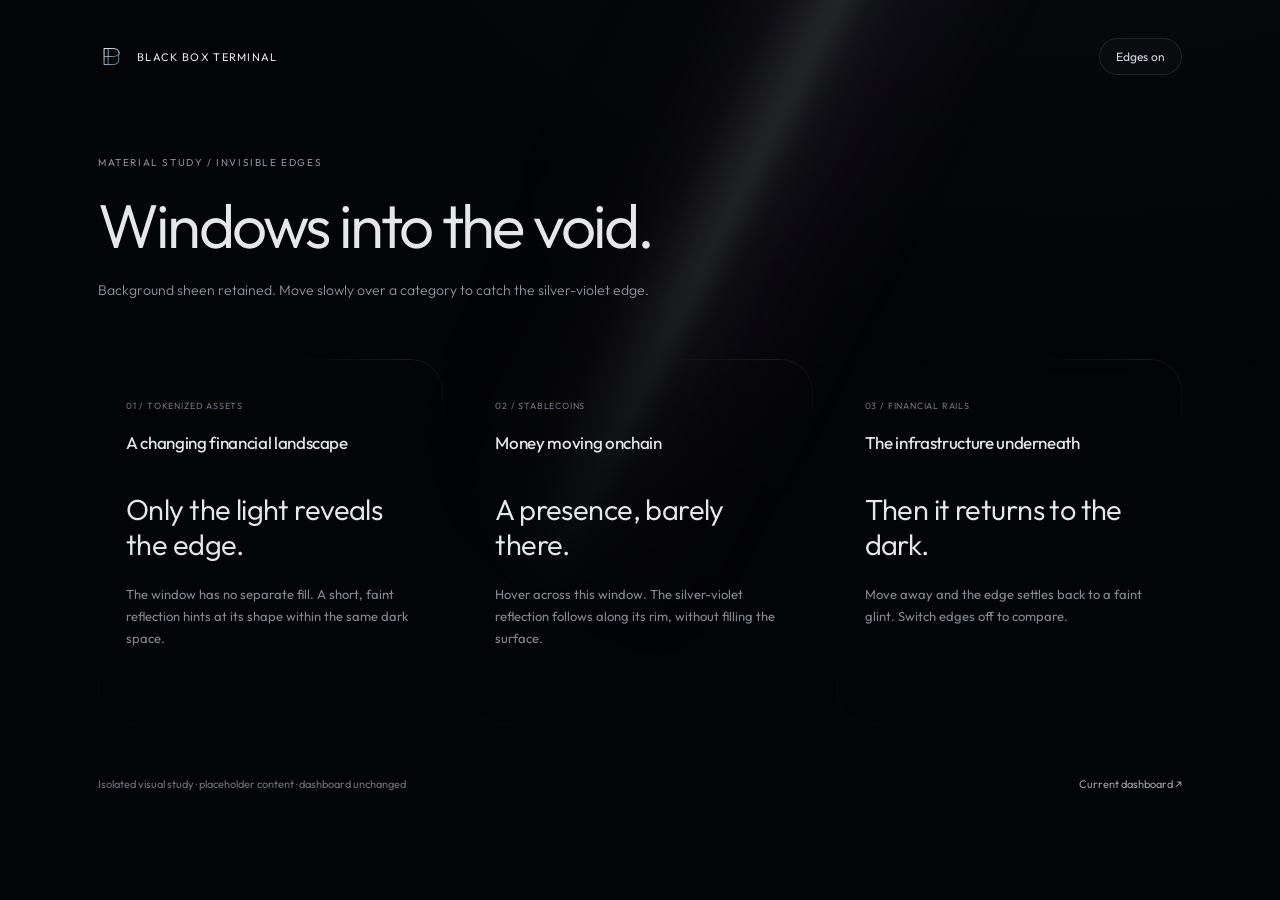
<file: design-prototype/reflection-study.html>
<!doctype html>
<html lang="en">
<head>
  <meta charset="utf-8">
  <meta name="viewport" content="width=device-width,initial-scale=1">
  <meta name="color-scheme" content="dark">
  <title>BBT — Invisible edge study</title>
  <link rel="icon" href="mark.svg">
  <style>
    @font-face{font-family:Outfit;src:url('fonts/Outfit-Variable.ttf') format('truetype');font-weight:100 900;font-display:swap}
    *{box-sizing:border-box}
    :root{color-scheme:dark;--shift-x:0px;--shift-y:0px}
    body{margin:0;background:#030405;color:#e6e6eb;font-family:Outfit,sans-serif;min-height:100vh;min-height:100svh;isolation:isolate}
    .base,.reflection{position:fixed;inset:0;z-index:-1;pointer-events:none}
    .base{background:radial-gradient(ellipse 100% 80% at 85% -20%,#8189a00c,transparent 80%)}
    .reflection{overflow:hidden}
    .reflection::before{content:"";position:absolute;inset:-20%;background:linear-gradient(117deg,transparent 39%,#392d4a08 43%,#72598717 46%,#b8b4c42c 48%,#d7dae22e 48.8%,#8e809d20 50%,#5135681e 52%,transparent 57%);mask-image:radial-gradient(ellipse 66% 64% at 80% 25%,#000 8%,#000b 44%,transparent 80%);filter:blur(7px);transform:translate(var(--shift-x),var(--shift-y));transition:transform 1.8s cubic-bezier(.2,.7,.2,1)}
    main{max-width:1180px;margin:0 auto;padding:38px 48px 32px}
    header{display:flex;align-items:center;justify-content:space-between;gap:24px}
    .brand{display:flex;align-items:center;gap:12px;font-size:11px;letter-spacing:.12em}
    .brand img{width:27px;height:27px}
    button{font:400 12px Outfit,sans-serif;color:#d6d5df;padding:10px 16px;border:1px solid #bdb5d522;border-radius:24px;background:#bdb5d507;cursor:pointer}
    button[aria-pressed="false"]{color:#888592;background:transparent}
    button:focus-visible,a:focus-visible{outline:2px solid #b4a6ca;outline-offset:5px}
    .intro{padding:75px 0 58px}
    .eyebrow{font-size:10px;letter-spacing:.16em;text-transform:uppercase;color:#92909f}
    h1{font-size:clamp(38px,5vw,62px);line-height:1.06;font-weight:350;letter-spacing:-.045em;margin:23px 0 20px}
    .intro p{font-size:14px;line-height:1.6;font-weight:300;color:#92939f;margin:0}
    .columns{display:grid;grid-template-columns:repeat(3,minmax(0,1fr));gap:24px;padding:0 0 52px}
    .window{position:relative;padding:34px 28px 36px;min-height:365px;border-radius:32px;outline:none;--px:85%;--py:0%}
    .window::before,.window::after{content:"";position:absolute;inset:0;padding:1px;border-radius:inherit;pointer-events:none;-webkit-mask:linear-gradient(#fff 0 0) content-box,linear-gradient(#fff 0 0);-webkit-mask-composite:xor;mask-composite:exclude;transition:opacity .7s ease}
    .window::before{background:radial-gradient(ellipse 140px 100px at 88% 0%,#d1cedc36,transparent 78%),radial-gradient(ellipse 100px 110px at 0% 100%,#81639328,transparent 75%);opacity:.52}
    .window::after{background:radial-gradient(ellipse 200px 150px at var(--px) var(--py),#e0e2ed66 0%,#ada2be44 22%,#6d4a8930 45%,#3f254c18 62%,transparent 80%);opacity:0}
    .window:focus-visible::after{opacity:.85}
    .window:focus-visible{outline:1px dashed #b4a6ca55;outline-offset:5px}
    @media(hover:hover) and (pointer:fine){.window:hover::after{opacity:.85}.window:hover::before{opacity:.7}}
    body[data-reflection="off"] .window::before,body[data-reflection="off"] .window::after{opacity:0}
    .number{font-size:9px;color:#75727f;letter-spacing:.09em}
    h2{font-size:17px;font-weight:450;letter-spacing:-.02em;margin:19px 0 40px}
    h3{font-size:29px;line-height:1.2;font-weight:350;letter-spacing:-.02em;margin:0 0 20px}
    .window p{font-size:13px;color:#898692;line-height:1.7;margin:0}
    footer{display:flex;justify-content:space-between;gap:24px;align-items:center;font-size:11px;color:#716e7d;line-height:1.6}
    a{color:#a3a0ad;text-decoration:none}
    a:hover{color:#e6e6eb}
    @media(max-width:700px){main{padding:25px 24px}.brand{font-size:10px}.intro{padding:65px 0 40px}.columns{grid-template-columns:1fr;gap:20px;padding-bottom:40px}.window{min-height:295px;padding:30px 25px}h2{margin-bottom:28px}footer{align-items:flex-start;flex-direction:column;gap:14px}}
    @media(max-width:700px){.reflection::before{background-position:18vw 0;mask-image:radial-gradient(ellipse 90% 70% at 70% 15%,#000 8%,transparent 80%)}}
    @media(prefers-reduced-motion:reduce){.window::before,.window::after,.reflection::before{transition:none}.reflection::before{transform:none}}
  </style>
</head>
<body data-reflection="on">
  <div class="base" aria-hidden="true"></div>
  <div class="reflection" aria-hidden="true"></div>
  <main>
    <header><div class="brand"><img src="mark.svg" alt=""><span>BLACK BOX TERMINAL</span></div><button id="toggle" aria-pressed="true">Edges on</button></header>
    <section class="intro"><span class="eyebrow">Material study / invisible edges</span><h1>Windows into the void.</h1><p>Background sheen retained. Move slowly over a category to catch the silver-violet edge.</p></section>
    <section class="columns" aria-label="Category surface study">
      <article class="window" tabindex="0" aria-label="Tokenized assets reflection sample"><span class="number">01 / TOKENIZED ASSETS</span><h2>A changing financial landscape</h2><h3>Only the light reveals the edge.</h3><p>The window has no separate fill. A short, faint reflection hints at its shape within the same dark space.</p></article>
      <article class="window" tabindex="0" aria-label="Stablecoins reflection sample"><span class="number">02 / STABLECOINS</span><h2>Money moving onchain</h2><h3>A presence, barely there.</h3><p>Hover across this window. The silver-violet reflection follows along its rim, without filling the surface.</p></article>
      <article class="window" tabindex="0" aria-label="Financial rails reflection sample"><span class="number">03 / FINANCIAL RAILS</span><h2>The infrastructure underneath</h2><h3>Then it returns to the dark.</h3><p>Move away and the edge settles back to a faint glint. Switch edges off to compare.</p></article>
    </section>
    <footer><span>Isolated visual study · placeholder content · dashboard unchanged</span><a href="preview.html?study=03c">Current dashboard ↗</a></footer>
  </main>
  <script>
    const toggle=document.querySelector('#toggle');
    const motion=matchMedia('(prefers-reduced-motion: reduce)');
    const finePointer=matchMedia('(hover:hover) and (pointer:fine)');
    const windows=[...document.querySelectorAll('.window')];
    toggle.addEventListener('click',()=>{const on=toggle.getAttribute('aria-pressed')!=='true';toggle.setAttribute('aria-pressed',String(on));toggle.textContent=on?'Edges on':'Edges off';document.body.dataset.reflection=on?'on':'off'});
    let frame=null,point=null;
    function reset(){if(frame!==null)cancelAnimationFrame(frame);frame=null;point=null;document.documentElement.style.removeProperty('--shift-x');document.documentElement.style.removeProperty('--shift-y');windows.forEach(window=>{window.style.removeProperty('--px');window.style.removeProperty('--py')})}
    document.addEventListener('pointermove',event=>{if(event.pointerType!=='mouse'||!finePointer.matches||motion.matches)return;const panel=event.target.closest('.window'),bounds=panel?.getBoundingClientRect();point={panel,x:event.clientX,y:event.clientY,left:bounds?.left,top:bounds?.top};if(frame!==null)return;frame=requestAnimationFrame(()=>{frame=null;document.documentElement.style.setProperty('--shift-x',`${(point.x/innerWidth-.5)*36}px`);document.documentElement.style.setProperty('--shift-y',`${(point.y/innerHeight-.5)*22}px`);if(point.panel){point.panel.style.setProperty('--px',`${point.x-point.left}px`);point.panel.style.setProperty('--py',`${point.y-point.top}px`)}})},{passive:true});
    document.documentElement.addEventListener('pointerleave',reset);
    window.addEventListener('blur',reset);
    motion.addEventListener('change',reset);
    finePointer.addEventListener('change',reset);
  </script>
</body>
</html>
</file>
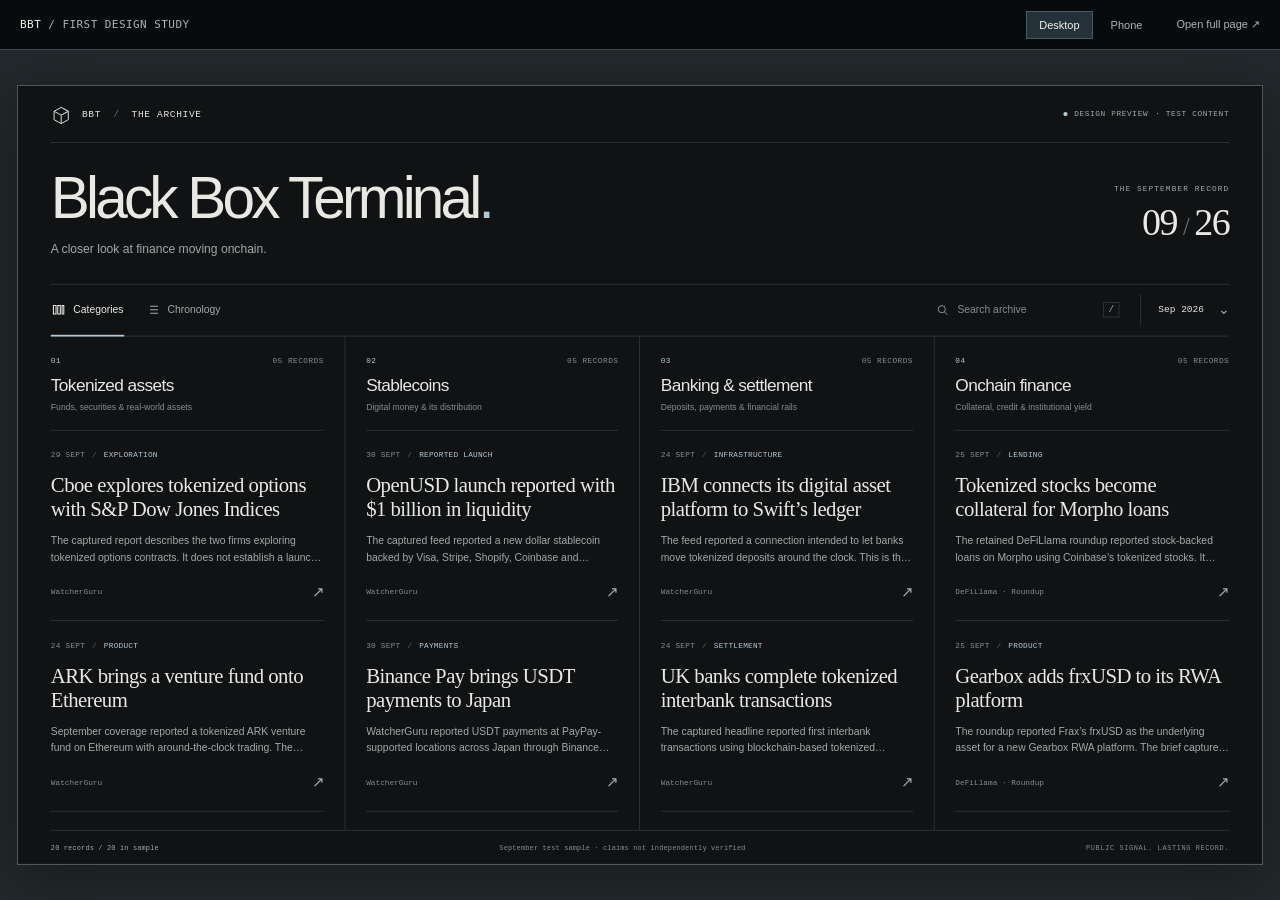
<file: design-prototype/v1/preview.html>
<!doctype html>
<html lang="en"><head><meta charset="utf-8"><meta name="viewport" content="width=device-width,initial-scale=1"><meta name="color-scheme" content="dark"><title>Black Box Terminal — Design review</title><link rel="icon" href="mark.svg"><style>
*{box-sizing:border-box}body{margin:0;background:#22282b;color:#e8e9e3;font-family:Arial,sans-serif;height:100vh;height:100dvh;display:flex;flex-direction:column}.review-bar{display:flex;justify-content:space-between;align-items:center;padding:0 20px;height:50px;flex:none;background:#080b0d;border-bottom:1px solid #41494d;gap:12px;font-size:11px}.review-label{font-family:monospace;letter-spacing:.04em;color:#a8b3b8}.review-label strong{color:#f2f2e9;font-weight:400}.controls{display:flex;align-items:center;gap:5px}.controls button{font:11px Arial,sans-serif;border:1px solid transparent;color:#adb7bb;background:none;padding:7px 12px;cursor:pointer}.controls button[aria-pressed=true]{background:#253139;border-color:#455866;color:#f1f2eb}.controls a{font-size:11px;color:#a8b3b8;margin-left:16px;text-decoration:none}.controls a:hover{color:white}.stage{flex:1;min-height:0;display:grid;place-items:center;padding:18px;overflow:hidden}.canvas{position:relative;box-shadow:0 10px 50px #0005;outline:1px solid #4e575c}iframe{border:0;position:absolute;top:0;left:0;transform-origin:top left;background:#101213;display:block}button:focus-visible,a:focus-visible{outline:2px solid #b1c8d8;outline-offset:3px}@media(max-width:600px){.review-bar{padding:0 10px;height:44px}.review-label span{display:none}.controls a{margin-left:5px}.controls button{padding:6px 8px}.stage{padding:8px}}
</style></head><body><header class="review-bar"><div class="review-label"><strong>BBT</strong><span> / FIRST DESIGN STUDY</span></div><div class="controls" aria-label="Preview device"><button data-device="desktop" aria-pressed="true">Desktop</button><button data-device="phone" aria-pressed="false">Phone</button><a href="index.html" target="_blank" rel="noopener">Open full page ↗</a></div></header><main class="stage"><div class="canvas"><iframe src="index.html" title="Interactive Black Box Terminal prototype"></iframe></div></main><script>
const stage=document.querySelector('.stage'),canvas=document.querySelector('.canvas'),frame=document.querySelector('iframe');let device=window.innerWidth<800?'phone':'desktop';
function resizePreview(){const inset=window.innerWidth<=600?16:36;const availableWidth=stage.clientWidth-inset,availableHeight=stage.clientHeight-inset;const width=device==='phone'?390:1440,height=device==='phone'?844:900;const scale=Math.min(availableWidth/width,availableHeight/height,1);canvas.style.width=`${width*scale}px`;canvas.style.height=`${height*scale}px`;frame.style.width=`${width}px`;frame.style.height=`${height}px`;frame.style.transform=`scale(${scale})`;document.querySelectorAll('[data-device]').forEach(button=>button.setAttribute('aria-pressed',String(button.dataset.device===device)));}
document.querySelectorAll('[data-device]').forEach(button=>button.addEventListener('click',()=>{device=button.dataset.device;resizePreview()}));new ResizeObserver(resizePreview).observe(stage);resizePreview();
</script></body></html>
</file>
<file: design-prototype/styles.css>
@charset "UTF-8";
@font-face { font-family:"BBT Manrope"; src:url("fonts/Manrope-Variable.ttf") format("truetype"); font-style:normal; font-weight:200 800; font-display:swap; }
@font-face { font-family:"BBT Space"; src:url("fonts/SpaceGrotesk-Variable.ttf") format("truetype"); font-style:normal; font-weight:300 700; font-display:swap; }
@font-face { font-family:"BBT Outfit"; src:url("fonts/Outfit-Variable.ttf") format("truetype"); font-style:normal; font-weight:100 900; font-display:swap; }
:root {
  color-scheme: dark;
  --bg: #030405;
  --surface: #0e1114;
  --text: #f0f2f2;
  --secondary: #9da6ad;
  --muted: #78848d;
  --accent: #c6d7ed;
  --line: rgba(216,231,244,.09);
  --sans: "BBT Manrope",sans-serif;
  --headline-tracking:-.035em;
  --headline-weight:480;
  --mono: "SFMono-Regular",Consolas,monospace;
}
html[data-embedded],html[data-embedded] body { background:transparent; }
html[data-typeface="space"] { --sans:"BBT Space",sans-serif; --headline-tracking:-.035em; --headline-weight:450; }
html[data-typeface="outfit"] { --sans:"BBT Outfit",sans-serif; --headline-tracking:-.018em; --headline-weight:400; }
* { box-sizing:border-box; }
body { margin:0; background:radial-gradient(ellipse 95% 75% at 80% -18%,rgba(123,150,183,.12),transparent 80%),radial-gradient(ellipse 90% 100% at 112% 78%,rgba(63,88,123,.075),transparent 75%),var(--bg); background-attachment:fixed; color:var(--text); font-family:var(--sans); -webkit-font-smoothing:antialiased; }
button,input,select { font:inherit; color:inherit; }
button { border:0; background:none; cursor:pointer; }
button:disabled { opacity:.3; cursor:default; }
a { color:inherit; }
button,a,input,select { -webkit-tap-highlight-color:transparent; }
button:focus-visible,a:focus-visible,input:focus-visible,select:focus-visible,[tabindex]:focus-visible { outline:2px solid #91aace; outline-offset:5px; }
button:focus:not(:focus-visible) { outline:0; }
::selection { background:#4a607b; color:white; }
.sr-only { position:absolute; width:1px; height:1px; margin:-1px; overflow:hidden; clip:rect(0,0,0,0); white-space:nowrap; }
.skip-link { position:fixed; top:-100px; left:20px; padding:12px; background:var(--text); color:var(--bg); z-index:10; border-radius:12px; }
.skip-link:focus { top:12px; }
.terminal { position:relative; height:100vh; height:100dvh; max-width:1920px; padding:0 52px; margin:auto; display:flex; flex-direction:column; overflow:hidden; }
.masthead { flex:none; }
.topline { height:69px; display:flex; align-items:center; justify-content:space-between; gap:16px; }
.brand { display:flex; align-items:center; gap:11px; text-decoration:none; font-size:11px; font-weight:500; letter-spacing:.065em; }
.brand img { width:27px; height:27px; }
.brand-divider { margin:0 17px; color:#46515a; font-weight:300; }
.prototype-label { display:flex; align-items:center; gap:8px; font-size:9px; font-weight:400; letter-spacing:.065em; color:var(--muted); }
.status-dot { width:4px; height:4px; border-radius:50%; background:var(--accent); box-shadow:0 0 14px #c6d7ed70; }
.identity { display:flex; align-items:center; justify-content:space-between; gap:24px; padding:25px 0 30px; }
.identity h1 { font-size:clamp(42px,5.35vw,82px); line-height:1.05; font-weight:400; letter-spacing:-.045em; margin:0; }
.title-stop { color:#63778e; }
.identity p { margin:16px 0 0; color:var(--secondary); font-size:13px; line-height:1.5; font-weight:350; letter-spacing:.01em; }
.edition { position:relative; min-width:180px; text-align:right; padding:18px 0; }
.edition>span { font-size:8px; letter-spacing:.17em; color:var(--muted); }
.edition>div { margin-top:10px; font-size:52px; font-weight:250; letter-spacing:-.07em; color:#c2ccd7; }
.edition>div>span { font-weight:200; font-size:35px; color:#465461; margin:0 9px; }
.toolbar { display:flex; align-items:center; justify-content:space-between; gap:22px; min-height:72px; padding:8px 0 18px; }
.view-tabs { display:flex; gap:3px; padding:4px; background:linear-gradient(135deg,rgba(205,225,255,.07),rgba(205,225,255,.025)); border-radius:30px; flex:none; }
.view-tab { min-height:37px; display:flex; align-items:center; gap:8px; padding:0 17px; border-radius:24px; font-size:13px; font-weight:500; letter-spacing:0; color:var(--secondary); transition:background .2s,color .2s; }
.view-tab svg { width:14px; height:14px; stroke:currentColor; stroke-width:1.2; fill:none; }
.view-tab.active { background:linear-gradient(130deg,#dbe4ed,#bbc9d9); color:#151b23; box-shadow:0 1px 12px #0007,inset 0 1px 0 #fff8; }
.view-tab:hover:not(.active) { color:var(--text); background:#ffffff05; }
.tools { display:flex; align-items:center; gap:18px; min-width:0; }
.search { display:flex; align-items:center; gap:9px; padding:0 5px; }
.search svg { width:15px; height:15px; stroke:var(--muted); fill:none; stroke-width:1.4; flex:none; }
.search input { font-size:12px; width:153px; border:0; background:none; min-width:0; padding:12px 0; }
.search input::placeholder { color:var(--muted); opacity:1; }
.search kbd { font:10px var(--mono); color:#65717a; border:1px solid #ffffff10; padding:3px 6px; border-radius:5px; }
.period { position:relative; padding:0 14px 0 17px; border-radius:24px; background:linear-gradient(135deg,#d4e7ff09,#d4e7ff03); }
.period select { appearance:none; background:none; border:0; cursor:pointer; padding:12px 24px 12px 0; font-size:11px; color:#c6ced6; }
.period option { background:#12161a; }
.period>span:last-child { pointer-events:none; position:absolute; right:15px; top:8px; color:var(--muted); }
.mobile-categories { display:none; }
#archive { flex:1; min-height:0; outline:none; position:relative; }
.columns { display:grid; grid-template-columns:repeat(4,minmax(0,1fr)); gap:34px; height:100%; }
.news-column { display:flex; flex-direction:column; min-height:0; min-width:0; position:relative; padding:0 2px; }
.column-header { flex:none; padding:16px 10px 20px; }
.column-index { display:flex; justify-content:space-between; font-size:8px; color:#6c7781; letter-spacing:.08em; margin-bottom:12px; }
.column-index .number { color:#8196b0; }
.column-header h2 { font-size:18px; font-weight:450; letter-spacing:-.035em; margin:0; }
.column-header p { font-size:10px; line-height:1.5; color:var(--muted); margin:8px 0 0; }
.column-feed { position:relative; min-height:0; overflow-y:auto; overscroll-behavior:contain; scroll-snap-type:none; scrollbar-width:thin; scrollbar-color:transparent transparent; padding:4px 10px 65px; margin:0 -4px; mask-image:linear-gradient(to bottom,#000 0%,#000 calc(100% - 34px),transparent 100%); }
.column-feed:hover,.column-feed:focus-visible { scrollbar-color:#a8bdd126 transparent; }
.news-card { position:relative; isolation:isolate; display:block; width:100%; padding:22px 0 30px; margin:0 0 13px; text-align:left; border-radius:23px; }
.news-card::before { content:""; position:absolute; z-index:-1; inset:4px -13px 0; border-radius:25px; background:radial-gradient(ellipse at var(--light-x,30%) var(--light-y,0%),#d4e8ff0c,transparent 75%); opacity:0; transition:opacity .25s; box-shadow:inset 0 1px 0 #daebff0b; pointer-events:none; }
.news-card::after { content:""; position:absolute; height:1px; left:0; right:40%; bottom:0; background:linear-gradient(90deg,#d6e6f211,transparent); }
.news-card:hover::before,.news-card:focus-visible::before { opacity:1; }
.news-card:focus-visible { outline-offset:8px; }
.news-meta { display:flex; gap:9px; align-items:center; padding-right:5px; font-size:8px; line-height:1.6; letter-spacing:.09em; color:#7e8b96; text-transform:uppercase; }
.meta-divider { color:#46515b; }
.article-type { color:#b0c0d1; }
.news-card h3 { font-size:23px; line-height:1.22; font-weight:430; letter-spacing:-.045em; margin:15px 0 15px; text-wrap:pretty; overflow-wrap:break-word; transition:color .25s; }
.column-feed>.news-card:first-child h3 { font-size:29px; line-height:1.16; font-weight:420; letter-spacing:-.055em; }
.news-card:hover h3 { color:#d4e5fd; }
.news-excerpt { display:-webkit-box; -webkit-line-clamp:2; -webkit-box-orient:vertical; overflow:hidden; margin:0; color:var(--secondary); font-size:12px; line-height:1.75; font-weight:350; }
.card-bottom { display:flex; justify-content:space-between; align-items:center; gap:8px; margin-top:20px; font-size:9px; color:#7c8995; }
.card-arrow { font-size:17px; font-weight:300; color:#8496a9; transition:transform .2s,color .2s; }
.news-card:hover .card-arrow { transform:translate(2px,-2px); color:#d8e7f8; }
.archive-footer { position:relative; display:flex; justify-content:space-between; align-items:center; gap:12px; min-height:39px; flex:none; font-size:8px; letter-spacing:.02em; color:#687681; }
.archive-footer #record-count { white-space:nowrap; color:#8997a3; }
.archive-footer .desktop-only { letter-spacing:.16em; font-size:7px; }
.empty-column { padding-top:27px; font-size:12px; color:var(--muted); line-height:1.7; }
.timeline-scroll { height:100%; overflow-y:auto; overscroll-behavior:contain; scrollbar-width:thin; scrollbar-color:#647d9620 transparent; padding:0 8px 60px; mask-image:linear-gradient(to bottom,#000 calc(100% - 30px),transparent); }
.timeline-heading { max-width:1070px; margin:24px auto 15px; display:flex; justify-content:space-between; align-items:baseline; gap:20px; }
.timeline-heading h2 { font-size:20px; font-weight:400; letter-spacing:-.035em; margin:0; }
.timeline-heading p { font-size:8px; color:var(--muted); letter-spacing:.08em; }
.day-group { display:grid; grid-template-columns:115px minmax(0,1fr); max-width:1070px; margin:auto; }
.day-label { align-self:start; position:sticky; top:0; padding:28px 0 15px; background:linear-gradient(180deg,#030405 85%,transparent); z-index:1; }
.day-label strong { font-size:40px; font-weight:250; letter-spacing:-.06em; color:#c0cfdf; }
.day-label span { display:block; margin-top:5px; color:#73818e; font-size:8px; letter-spacing:.1em; }
.day-items .news-card { display:grid; grid-template-columns:minmax(0,1fr) 230px; column-gap:36px; padding:27px 0; margin-bottom:6px; }
.day-items .news-meta { grid-column:1/-1; }
.day-items h3 { grid-column:1; margin-bottom:0; font-size:28px; font-weight:400; letter-spacing:-.045em; }
.day-items .news-excerpt { grid-column:2; grid-row:2; margin-top:15px; align-self:start; -webkit-line-clamp:3; }
.day-items .card-bottom { grid-column:1/-1; margin-top:17px; }
.empty-state { max-width:650px; margin:60px auto; color:var(--secondary); line-height:1.7; }
.empty-state h2 { font-size:36px; font-weight:400; letter-spacing:-.05em; color:var(--text); }
.reset-search { background:#d7e9ff0b; border-radius:24px; padding:12px 18px; color:#d5e1ee; margin-top:16px; font-size:13px; }
dialog { color:var(--text); width:min(800px,calc(100vw - 60px)); max-width:none; max-height:calc(100dvh - 66px); padding:0; overflow:hidden; border:0; border-radius:32px; background:radial-gradient(ellipse at 0 0,#1b222c,#0b0e12 65%); box-shadow:inset 0 1px 0 #daeaff12,0 50px 150px #000c,0 0 80px #8da9d406; }
dialog[open] { animation:emerge .38s cubic-bezier(.16,1,.3,1); }
dialog::backdrop { background:#020305bb; backdrop-filter:blur(14px); }
.reader-shell { display:flex; flex-direction:column; max-height:calc(100dvh - 66px); }
.reader-top { display:flex; align-items:center; justify-content:space-between; padding:20px 29px 8px; flex:none; }
.reader-brand { color:#7d8fa2; font-size:9px; letter-spacing:.1em; }
.reader-brand>span { margin:0 9px; color:#4c5d6f; }
.close-button { min-width:37px; min-height:37px; display:flex; align-items:center; justify-content:center; gap:10px; font-size:9px; color:#aebdcd; border-radius:50%; }
.close-button .desktop-only { display:none; }
.close-button:hover { background:#d6e9ff0b; }
.close-button svg { height:18px; width:18px; stroke:currentColor; stroke-width:1.2; fill:none; }
.reader-content { overflow-y:auto; padding:32px 60px 38px; scrollbar-width:thin; scrollbar-color:#71839a35 transparent; }
.reader-kicker { display:flex; gap:10px; text-transform:uppercase; letter-spacing:.1em; font-size:9px; line-height:1.7; color:#a0b6cf; }
.reader-content h2 { font-size:45px; line-height:1.12; font-weight:400; letter-spacing:-.055em; margin:25px 0 22px; text-wrap:pretty; }
.reader-dateline { font-size:9px; line-height:1.8; color:#77899b; letter-spacing:.025em; }
.reader-summary { font-size:17px; line-height:1.85; color:#bbc7d3; margin:32px 0 24px; font-weight:350; }
.reader-context { font-size:12px; line-height:1.7; color:#8696a7; margin:0 0 25px; }
.reader-entities { display:flex; flex-wrap:wrap; gap:7px; margin:22px 0 32px; }
.reader-entities span { font-size:10px; background:#d6e6f507; color:#9caec1; border-radius:20px; padding:8px 12px; }
.source-block { padding-top:24px; position:relative; }
.source-block::before { position:absolute; top:0; left:0; right:0; height:1px; content:""; background:linear-gradient(90deg,#b3c6dc1c,transparent); }
.source-block h3 { font-size:8px; color:#73869b; letter-spacing:.13em; font-weight:400; text-transform:uppercase; margin:0 0 16px; }
.source-link { text-decoration:none; color:#dce9f7; font-size:14px; line-height:1.5; display:flex; justify-content:space-between; gap:20px; padding:4px 0; }
.source-link:hover { color:white; }
.source-detail { font-size:11px; color:#8193a7; line-height:1.7; margin-top:8px; }
.capture-link { color:#a3b4c6; font-size:10px; text-decoration-color:#5a6a7a; text-underline-offset:4px; display:inline-block; margin-top:12px; }
.sample-note { font-size:9px; line-height:1.8; color:#697b8e; margin:28px 0 0; }
.reader-bottom { display:flex; align-items:center; justify-content:space-between; padding:14px 32px 22px; gap:15px; flex:none; }
.reader-bottom button { min-height:35px; padding:0 12px; border-radius:20px; color:#bdcfe2; font-size:12px; }
.reader-bottom button:hover:not(:disabled) { background:#bcd9ff09; }
.reader-bottom>span { font-size:9px; color:#73869a; }
@keyframes emerge { from { opacity:0; transform:translateY(22px) scale(.96); filter:blur(4px); } to { opacity:1; transform:none; filter:none; } }
@keyframes arrive { from { opacity:0; transform:translateY(12px); } to { opacity:1; transform:none; } }
.columns { animation:arrive .55s cubic-bezier(.2,.8,.2,1); }
@media(min-width:1650px) { .columns { gap:52px; } .column-feed>.news-card:first-child h3 { font-size:33px; } .news-card h3 { font-size:25px; } .news-excerpt { font-size:13px; } }
@media(min-width:801px) and (max-width:1150px) { .terminal { padding:0 27px; } .columns { gap:22px; } .column-header { padding-left:3px; padding-right:3px; } .column-header h2 { font-size:16px; } .column-header p { font-size:9px; } .column-feed { padding-left:4px; padding-right:4px; } .column-feed>.news-card:first-child h3 { font-size:24px; } .news-card h3 { font-size:21px; } .edition { min-width:140px; } .edition>div { font-size:43px; } .search input { width:130px; } .search kbd { display:none; } .tools { gap:10px; } .view-tab { padding:0 13px; } }
@media(max-width:800px) {
 .terminal { padding:0 25px; }
 .topline { height:57px; }
 .brand { font-size:9px; gap:9px; }.brand img { width:23px; height:23px; }.brand-divider { margin:0 10px; }
 .prototype-label { font-size:7px; gap:5px; }
 .desktop-only { display:none!important; }
 .identity { padding:18px 0 24px; }
 .identity h1 { font-size:39px; line-height:1.08; letter-spacing:-.04em; }
 .identity p { font-size:11px; margin-top:12px; }
 .edition { display:none; }
 .toolbar { min-height:0; padding:0; display:block; }
 .view-tabs { width:fit-content; padding:4px; gap:3px; }
 .view-tab { min-height:39px; font-size:13px; padding:0 15px; }
 .tools { height:64px; gap:10px; justify-content:space-between; }
 .search { min-width:0; flex:1; gap:7px; padding:0; }
 .search input { width:100%; font-size:16px; }
 .search svg { width:13px; height:13px; }.search kbd { display:none; }
 .period { flex:none; padding:0 10px 0 13px; }.period select { font-size:16px; max-width:124px; padding-top:10px; padding-bottom:10px; padding-right:21px; }.period>span:last-child { top:7px; right:12px; }
 .mobile-categories { display:flex; flex:none; gap:8px; overflow-x:auto; scrollbar-width:none; min-height:46px; margin-right:-25px; padding-right:25px; align-items:center; }
 .mobile-categories[hidden] { display:none; }
 .mobile-category { position:relative; white-space:nowrap; flex:none; min-height:38px; padding:0 13px; border-radius:22px; color:#8593a2; font-size:10px; }
 .mobile-category[aria-pressed=true] { background:linear-gradient(140deg,#d4e7ff12,#d4e7ff04); box-shadow:inset 0 1px 0 #d9eaff0a; color:#e0e8f1; }
 .columns { display:block; }.news-column { display:none; padding:0; height:100%; }.news-column.selected { display:flex; }
 .column-header { padding:14px 2px 6px; }.column-index { margin:0; font-size:7px; letter-spacing:.08em; }.column-index .number { display:none; }.column-index::before { content:"LATEST FIRST"; }
 .column-header h2,.column-header p { display:none; }
 .column-feed { padding:5px 4px 60px; margin:0 -4px; }
 .news-card { padding:24px 0 26px; margin-bottom:7px; }.news-card::before { inset:5px -8px 0; }.news-card h3,.column-feed>.news-card:first-child h3 { font-size:29px; font-weight:420; line-height:1.18; letter-spacing:-.05em; margin:15px 0; }
 .news-meta { font-size:8px; }.news-excerpt { font-size:13px; line-height:1.8; }.card-bottom { font-size:9px; margin-top:18px; }
 .archive-footer { min-height:35px; font-size:7px; gap:9px; }.footer-note { max-width:190px; text-align:right; font-size:6px; line-height:1.6; }
 .timeline-scroll { padding:0 4px 50px; margin:0 -4px; }.timeline-heading { margin:25px 0 14px; gap:12px; }.timeline-heading h2 { font-size:19px; }.timeline-heading p { font-size:7px; }
 .day-group { display:block; }.day-label { padding:17px 0 13px; display:flex; align-items:baseline; gap:10px; }.day-label strong { font-size:30px; }.day-label span { font-size:7px; }
 .day-items .news-card { display:block; padding:22px 0 27px; }.day-items h3 { font-size:27px; margin:14px 0; }.day-items .news-excerpt { margin:0; -webkit-line-clamp:2; }
 .empty-state { margin:40px 0; }.empty-state h2 { font-size:29px; }
 dialog { width:100%; height:100vh; height:100dvh; max-height:none; margin:0; border-radius:0; }
 .reader-shell { height:100%; max-height:none; }.reader-top { padding:14px 23px 7px; }.reader-content { flex:1; padding:25px 28px 30px; }.reader-content h2 { font-size:36px; margin:23px 0 20px; }.reader-kicker { font-size:8px; flex-wrap:wrap; }.reader-summary { font-size:16px; line-height:1.85; }.reader-context { font-size:12px; }.reader-dateline { font-size:8px; }.reader-bottom { padding:10px 20px max(16px,env(safe-area-inset-bottom)); }.reader-brand { font-size:8px; }
}
@media(max-width:360px) { .terminal { padding:0 19px; }.identity h1 { font-size:34px; }.mobile-categories { margin-right:-19px; padding-right:19px; }.news-card h3,.column-feed>.news-card:first-child h3 { font-size:26px; }.period { padding-left:10px; }.period select { max-width:115px; }.reader-content { padding-left:24px; padding-right:24px; }.reader-content h2 { font-size:31px; } }
@media(prefers-reduced-motion:reduce) { *,*::before,*::after { animation:none!important; transition:none!important; scroll-behavior:auto!important; } }

/* Study 03: one background, typography comparison tools, no outer surface. */
.study-tools { display:flex; align-items:center; gap:24px; }
.type-study { display:flex; align-items:center; gap:12px; position:relative; color:#b2bfcd; }
.type-study>span:first-child { font-size:8px; letter-spacing:.1em; color:#7b8a99; }
.type-study select { font-size:12px; font-weight:500; letter-spacing:0; appearance:none; background:transparent; border:0; padding:12px 24px 12px 0; width:155px; cursor:pointer; }
.type-study option { background:#0b1016; }
.type-chevron { position:absolute; right:3px; pointer-events:none; color:#7e90a3; }
.device-preview-link { font-size:10px; color:#8190a1; text-decoration:none; }
.device-preview-link:hover { color:#d8e4f1; }
html[data-embedded] .device-preview-link { display:none; }
.identity h1,.reader-content h2 { font-weight:var(--headline-weight); letter-spacing:-.045em; }
.news-card h3,.column-feed>.news-card:first-child h3,.day-items h3 { font-weight:var(--headline-weight); letter-spacing:var(--headline-tracking); }
.column-header h2 { font-weight:520; letter-spacing:-.02em; }
.news-excerpt { font-weight:400; }
.view-tabs { background:linear-gradient(135deg,#cde1ff08,#cde1ff02); }
.view-tab.active { background:linear-gradient(130deg,#dbe4ed,#bfcddd); box-shadow:inset 0 1px 0 #fff5; }
.archive-footer { font-size:9px; }
@media(max-width:800px) {
 .brand-full { display:none; }
 .study-tools { gap:0; }.type-study>span:first-child { display:none; }.type-study select { font-size:13px; width:163px; }
 .device-preview-link { display:none; }
 .identity h1 { font-size:36px; }
 .identity p { font-size:11px; max-width:330px; }
 .news-card h3,.column-feed>.news-card:first-child h3 { font-size:28px; }
 .news-meta { font-size:9px; }.card-bottom { font-size:10px; }
 .mobile-category { font-size:11px; min-height:40px; }
 .footer-note { font-size:8px; max-width:190px; }.archive-footer { min-height:42px; font-size:8px; }
}
@media(max-width:360px) { .identity h1 { font-size:31px; }.news-card h3,.column-feed>.news-card:first-child h3 { font-size:26px; }.type-study select { width:151px; } }
</file>
<file: design-prototype/v1/styles.css>
@charset "UTF-8";
:root{color-scheme:dark;--bg:#101213;--surface:#171a1c;--text:#e8e9e3;--secondary:#a3a9a8;--muted:#858d8e;--line:#303638;--accent:#b1c8d8;--sans:"Helvetica Neue",Helvetica,Arial,sans-serif;--serif:Georgia,"Times New Roman",serif;--mono:"SFMono-Regular",Consolas,"Liberation Mono",monospace}
*{box-sizing:border-box}body{margin:0;background:var(--bg);color:var(--text);font-family:var(--sans);-webkit-font-smoothing:antialiased}button,input,select{font:inherit;color:inherit}button,a,input,select{-webkit-tap-highlight-color:transparent}button{cursor:pointer}button:disabled{cursor:default;opacity:.35}button{border:0;background:none}a{color:inherit}button:focus-visible,a:focus-visible,input:focus-visible,select:focus-visible,[tabindex]:focus-visible{outline:2px solid var(--accent);outline-offset:4px}button:focus:not(:focus-visible){outline:0}::selection{background:#536772;color:#fff}.sr-only{position:absolute;width:1px;height:1px;padding:0;margin:-1px;overflow:hidden;clip:rect(0,0,0,0);white-space:nowrap;border:0}.skip-link{position:fixed;top:-80px;left:20px;z-index:10;background:var(--text);color:var(--bg);padding:12px}.skip-link:focus{top:12px}.terminal{height:100vh;height:100dvh;display:flex;flex-direction:column;padding:0 38px;max-width:2100px;margin:auto;overflow:hidden}.masthead{flex:none}.topline{height:66px;display:flex;align-items:center;justify-content:space-between;border-bottom:1px solid var(--line);gap:10px}.brand{text-decoration:none;display:flex;align-items:center;gap:12px;font:11px var(--mono);letter-spacing:.07em}.brand img{width:24px;height:24px}.brand-divider{color:#667375;margin:0 14px}.prototype-label{font:9px var(--mono);letter-spacing:.08em;color:var(--secondary);display:flex;align-items:center;gap:8px}.status-dot{width:5px;height:5px;background:var(--accent);display:inline-block;border-radius:50%}.identity{display:flex;justify-content:space-between;gap:24px;padding:28px 0 30px;align-items:center}h1{font-size:clamp(38px,4.7vw,72px);letter-spacing:-.065em;line-height:1.06;font-weight:500;margin:0}.title-stop{color:var(--accent)}.identity p{font-size:14px;line-height:1.5;color:var(--secondary);margin:12px 0 0}.edition{text-align:right;flex:none}.edition>span{font:9px var(--mono);letter-spacing:.14em;color:var(--secondary)}.edition>div{font:44px var(--serif);letter-spacing:-.04em;margin-top:7px}.edition>div>span{font-size:28px;margin:0 7px;color:#697476}.toolbar{display:flex;align-items:stretch;justify-content:space-between;border-top:1px solid var(--line);border-bottom:1px solid var(--line);gap:20px;min-height:61px}.view-tabs{display:flex;gap:24px;flex:none}.view-tab{position:relative;display:flex;align-items:center;gap:9px;padding:0 1px;color:var(--secondary);font-size:12px}.view-tab svg{width:16px;height:16px;fill:none;stroke:currentColor;stroke-width:1.2}.view-tab.active{color:var(--text)}.view-tab.active:after{position:absolute;bottom:-1px;left:0;right:0;height:2px;background:var(--accent);content:""}.view-tab:hover{color:var(--text)}.tools{display:flex;align-items:center;gap:24px;min-width:0}.search{display:flex;align-items:center;gap:9px}.search svg{width:15px;height:15px;stroke:var(--secondary);fill:none;stroke-width:1.3;flex:none}.search input{border:none;background:none;width:160px;padding:10px 0;font-size:12px;outline-offset:2px}.search input::placeholder{color:var(--muted);opacity:1}.search kbd{font:11px var(--mono);border:1px solid var(--line);color:var(--secondary);padding:2px 5px}.period{position:relative;border-left:1px solid var(--line);padding-left:20px}.period select{background:transparent;appearance:none;border:0;padding:12px 22px 12px 0;font:11px var(--mono);max-width:190px;cursor:pointer}.period option{background:var(--surface)}.period>span:last-child{pointer-events:none;position:absolute;right:0;top:8px;color:var(--secondary)}.mobile-categories{display:none}#archive{flex:1;min-height:0;outline:none;position:relative}.columns{display:grid;grid-template-columns:repeat(4,minmax(0,1fr));height:100%}.news-column{min-width:0;min-height:0;display:flex;flex-direction:column;border-right:1px solid var(--line);padding:0 24px}.news-column:first-child{padding-left:0}.news-column:last-child{padding-right:0;border-right:0}.column-header{padding:24px 0 19px;border-bottom:1px solid var(--line);flex:none}.column-index{display:flex;justify-content:space-between;color:var(--muted);font:9px var(--mono);letter-spacing:.06em;margin-bottom:11px}.column-index .number{color:var(--accent)}.column-header h2{font-size:20px;letter-spacing:-.035em;font-weight:500;margin:0}.column-header p{font-size:10px;color:var(--muted);margin:7px 0 0;line-height:1.4}.column-feed{overflow-y:auto;min-height:0;overscroll-behavior:contain;scroll-snap-type:y proximity;scrollbar-width:thin;scrollbar-color:#3b4447 transparent;scroll-padding-top:0;padding-right:5px;margin-right:-5px}.news-card{position:relative;display:block;width:100%;text-align:left;padding:23px 0 22px;border-bottom:1px solid var(--line);scroll-snap-align:start;scroll-snap-stop:normal;transition:color .18s ease}.news-card:last-child{border-bottom:0;margin-bottom:14px}.news-card .news-meta{display:flex;align-items:center;gap:8px;color:var(--muted);font:9px var(--mono);letter-spacing:.03em;text-transform:uppercase;line-height:1.5;padding-right:17px}.meta-divider{color:#586265}.news-card h3{font:24px/1.16 var(--serif);font-weight:400;letter-spacing:-.025em;margin:14px 0 12px;overflow-wrap:break-word;transition:color .18s ease}.news-card .news-excerpt{font-size:12px;line-height:1.65;color:var(--secondary);margin:0;display:-webkit-box;-webkit-line-clamp:2;-webkit-box-orient:vertical;overflow:hidden}.card-bottom{display:flex;justify-content:space-between;align-items:center;gap:8px;margin-top:19px;font:9px var(--mono);color:var(--muted)}.card-arrow{font:17px var(--sans);color:var(--secondary);transition:transform .18s}.news-card:hover h3,.news-card:focus-visible h3{color:var(--accent)}.news-card:hover .card-arrow{transform:translateX(3px);color:var(--accent)}.news-card:focus-visible{outline-offset:-2px}.article-type{color:var(--accent)}.archive-footer{display:flex;justify-content:space-between;align-items:center;gap:12px;min-height:39px;border-top:1px solid var(--line);color:var(--muted);font:8px var(--mono);letter-spacing:.025em;flex:none}.archive-footer #record-count{color:var(--secondary);white-space:nowrap}.archive-footer .desktop-only{letter-spacing:.09em}.empty-column{color:var(--muted);font-size:12px;line-height:1.6;padding-top:26px}.timeline-scroll{height:100%;overflow-y:auto;scrollbar-width:thin;scrollbar-color:#3b4447 transparent;padding:0 5px 30px 0}.timeline-heading{display:flex;justify-content:space-between;align-items:baseline;max-width:1000px;margin:25px auto 6px;gap:20px}.timeline-heading h2{font-size:20px;font-weight:400;letter-spacing:-.03em;margin:0}.timeline-heading p{font:10px var(--mono);color:var(--muted);margin:0}.day-group{display:grid;grid-template-columns:116px minmax(0,1fr);max-width:1000px;margin:auto;border-bottom:1px solid var(--line)}.day-label{padding:30px 0 22px;align-self:start;position:sticky;top:0;background:var(--bg)}.day-label strong{font:36px var(--serif);display:block;letter-spacing:-.04em}.day-label span{font:9px var(--mono);letter-spacing:.08em;color:var(--muted);display:block;margin-top:4px}.day-items .news-card{padding:27px 0;display:grid;grid-template-columns:minmax(0,1fr) 200px;column-gap:38px}.day-items .news-meta{grid-column:1/-1}.day-items .news-card h3{font-size:27px;grid-column:1;margin:12px 0 0}.day-items .news-excerpt{grid-column:2;grid-row:2;margin-top:12px;-webkit-line-clamp:3;align-self:start}.day-items .card-bottom{grid-column:1/-1;margin-top:16px}.day-items .news-card:last-child{margin-bottom:0}.empty-state{max-width:640px;margin:60px auto;color:var(--secondary);line-height:1.6}.empty-state h2{font:32px var(--serif);color:var(--text)}.reset-search{border-bottom:1px solid var(--accent);padding:4px 0;margin-top:12px;color:var(--text)}dialog{color:var(--text);background:var(--surface);border:1px solid #465154;width:min(780px,calc(100vw - 48px));max-width:none;max-height:calc(100dvh - 72px);padding:0;box-shadow:0 35px 100px #0008;overflow:hidden}dialog[open]{animation:reveal .23s ease-out}dialog::backdrop{background:rgb(4 7 9 / 78%);backdrop-filter:blur(5px)}.reader-shell{display:flex;flex-direction:column;max-height:calc(100dvh - 74px)}.reader-top{display:flex;align-items:center;justify-content:space-between;padding:14px 28px;border-bottom:1px solid #343c3f;flex:none}.reader-brand{font:9px var(--mono);letter-spacing:.08em;color:var(--secondary)}.reader-brand>span{margin:0 8px;color:var(--muted)}.close-button{display:flex;align-items:center;gap:10px;font:9px var(--mono);color:var(--secondary);min-height:36px;min-width:36px;justify-content:center}.close-button svg{width:18px;height:18px;stroke:currentColor;fill:none;stroke-width:1.2}.close-button:hover{color:white}.reader-content{overflow-y:auto;padding:43px 54px 38px;scrollbar-width:thin}.reader-kicker{display:flex;gap:9px;color:var(--accent);text-transform:uppercase;font:10px var(--mono);letter-spacing:.07em;line-height:1.7}.reader-content h2{font:43px/1.1 var(--serif);letter-spacing:-.04em;margin:21px 0 25px;font-weight:400}.reader-dateline{font:10px var(--mono);line-height:1.8;color:var(--muted);padding-bottom:25px;border-bottom:1px solid #343c3f}.reader-summary{font-size:17px;line-height:1.8;color:#c6cbca;margin:28px 0}.reader-context{font-size:13px;line-height:1.7;color:var(--secondary);margin:0 0 24px}.reader-entities{display:flex;flex-wrap:wrap;gap:7px;margin:24px 0 30px}.reader-entities span{font:10px var(--mono);padding:7px 9px;border:1px solid #3b4547;color:var(--secondary)}.source-block{border-top:1px solid #3b4547;padding-top:20px}.source-block h3{font:9px var(--mono);color:var(--muted);letter-spacing:.08em;text-transform:uppercase;margin:0 0 15px}.source-link{display:flex;justify-content:space-between;gap:20px;text-decoration:none;color:var(--text);font-size:14px;line-height:1.4;padding:5px 0}.source-link:hover{color:var(--accent)}.source-detail{font-size:11px;line-height:1.6;color:var(--muted);margin:8px 0 0}.capture-link{display:inline-block;font:10px var(--mono);color:var(--secondary);margin-top:15px;text-underline-offset:4px}.sample-note{margin:25px 0 0;font:10px/1.7 var(--mono);color:var(--muted)}.reader-bottom{display:flex;align-items:center;justify-content:space-between;gap:12px;padding:12px 28px;border-top:1px solid #343c3f;flex:none}.reader-bottom button{font-size:12px;min-height:32px;padding:0}.reader-bottom>span{font:9px var(--mono);color:var(--muted)}@keyframes reveal{from{opacity:0;transform:translateY(14px) scale(.99)}to{opacity:1;transform:none}}
@media(min-width:1650px){.news-card h3{font-size:28px}.news-card .news-excerpt{font-size:14px}.news-column{padding:0 32px}.column-header h2{font-size:23px}.news-card{padding-top:28px;padding-bottom:28px}}
@media(min-width:801px) and (max-width:1100px){.terminal{padding:0 24px}.news-column{padding:0 15px}.column-header h2{font-size:17px}.news-card h3{font-size:21px}.tools{gap:14px}.search input{width:130px}.search kbd{display:none}.period{padding-left:14px}.view-tabs{gap:18px}.edition>span{font-size:8px}.edition>div{font-size:35px}.identity{padding:28px 0}}
@media(max-width:800px){.terminal{padding:0 22px}.topline{height:53px}.brand{font-size:9px;gap:8px}.brand img{width:21px;height:21px}.brand-divider{margin:0 9px}.prototype-label{font-size:8px;gap:6px;letter-spacing:.03em}.desktop-only{display:none!important}.identity{padding:23px 0 24px;gap:0}.identity h1{font-size:42px;max-width:340px;letter-spacing:-.055em;line-height:1.04}.identity p{font-size:12px;margin-top:11px}.edition{display:none}.toolbar{flex-direction:column;gap:0}.view-tabs{height:51px;gap:28px}.view-tab{font-size:12px}.tools{height:51px;width:100%;justify-content:space-between;border-top:1px solid var(--line);gap:12px}.search{min-width:0;flex:1;gap:7px}.search input{font-size:11px;width:100%;min-width:0}.search svg{width:14px;height:14px}.search kbd{display:none}.period{padding-left:12px;flex:none}.period select{font-size:9px;max-width:144px}.mobile-categories{display:flex;gap:22px;overflow-x:auto;scrollbar-width:none;min-height:53px;flex:none;border-bottom:1px solid var(--line);margin-right:-22px;padding-right:22px}.mobile-categories[hidden]{display:none}.mobile-category{position:relative;white-space:nowrap;flex:none;font-size:11px;color:var(--muted);padding:0;min-height:52px}.mobile-category[aria-pressed=true]{color:var(--text)}.mobile-category[aria-pressed=true]:after{position:absolute;content:"";height:2px;background:var(--accent);bottom:0;left:0;right:0}.columns{display:block}.news-column{height:100%;border:0;padding:0!important;display:none}.news-column.selected{display:flex}.column-header{padding:14px 0 12px;border-bottom:0}.column-index{margin:0;font-size:8px}.column-index .number{display:none}.column-index:before{content:"LATEST FIRST";color:var(--muted)}.column-header h2,.column-header p{display:none}.column-feed{scroll-padding-top:0}.news-card{padding:19px 0 22px}.news-card h3{font-size:28px;line-height:1.15;margin:13px 0 12px}.news-card .news-meta{font-size:9px}.news-card .news-excerpt{font-size:13px;line-height:1.65}.card-bottom{font-size:9px;margin-top:17px}.archive-footer{font-size:8px;min-height:40px;gap:10px}.footer-note{max-width:215px;text-align:right;font-size:7px;line-height:1.6}.timeline-heading{margin:22px 0 12px;gap:12px}.timeline-heading h2{font-size:19px}.timeline-heading p{font-size:9px}.day-group{display:block}.day-label{padding:17px 0 12px;display:flex;align-items:baseline;gap:8px;z-index:1;border-bottom:1px solid var(--line)}.day-label strong{font-size:26px}.day-label span{display:inline;font-size:9px}.day-items .news-card{display:block;padding:22px 0}.day-items .news-card h3{font-size:27px;margin:12px 0}.day-items .news-excerpt{margin:0;-webkit-line-clamp:2}.day-items .card-bottom{margin-top:18px}.empty-state{margin:40px 0}.empty-state h2{font-size:27px}dialog{width:100%;height:100vh;height:100dvh;max-height:none;margin:0;border:none}.reader-shell{height:100%;max-height:none}.reader-top{padding:12px 22px}.reader-content{padding:31px 24px;flex:1}.reader-kicker{font-size:9px;gap:6px;flex-wrap:wrap}.reader-content h2{font-size:35px;line-height:1.12;margin:20px 0}.reader-summary{font-size:16px;line-height:1.75}.reader-dateline{font-size:9px;padding-bottom:20px}.reader-bottom{padding:12px 24px max(12px,env(safe-area-inset-bottom))}.reader-brand{font-size:8px}.sample-note{font-size:9px}.reader-context{font-size:12px}}
@media(max-width:360px){.terminal{padding:0 16px}.identity h1{font-size:37px}.mobile-categories{margin-right:-16px;padding-right:16px}.news-card h3{font-size:25px}.period{padding-left:8px}.period select{font-size:8px}.search input{font-size:10px}.footer-note{max-width:190px}.prototype-label{font-size:7px}.brand-divider{margin:0 6px}}
@media(max-width:800px){.search input,.period select{font-size:16px}.period select{max-width:128px}.period{padding-left:10px}.period>span:last-child{top:10px}}
@media(prefers-reduced-motion:reduce){*,*:before,*:after{animation:none!important;transition:none!important;scroll-behavior:auto!important}}
</file>
